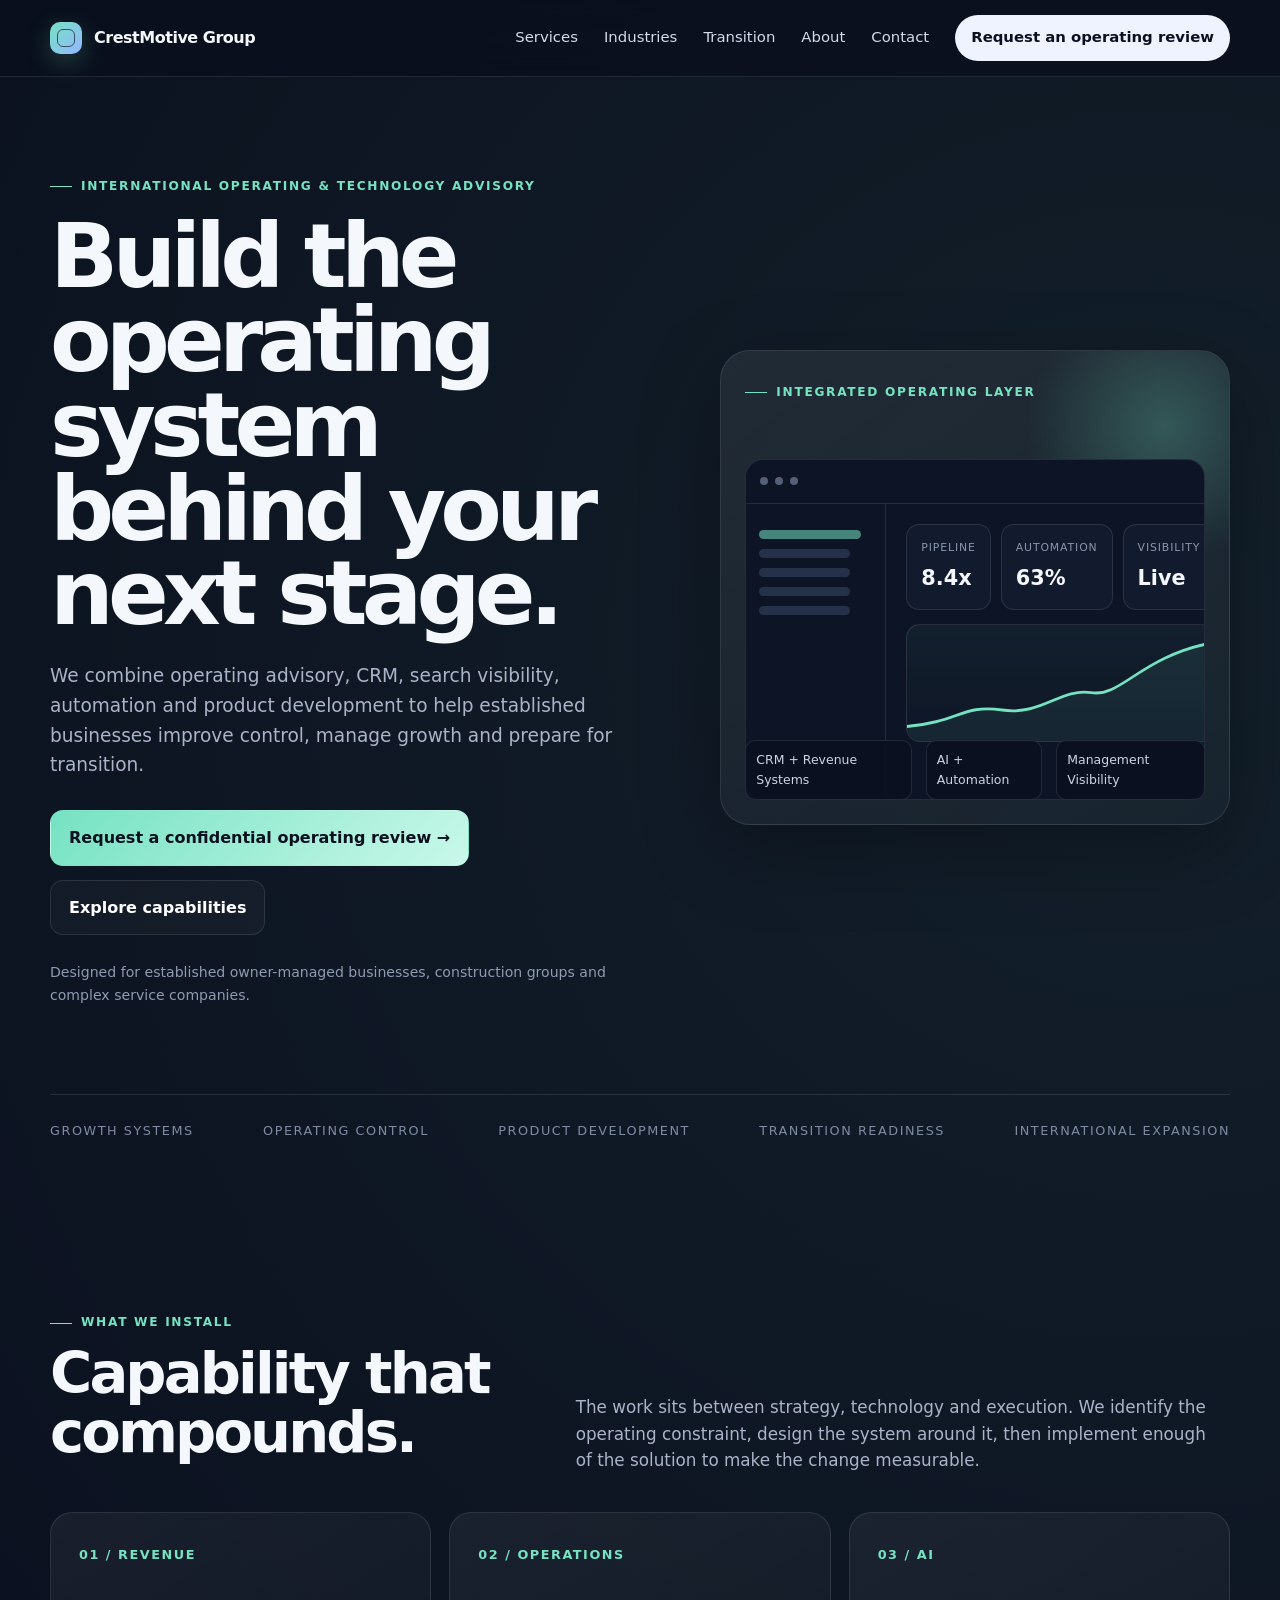
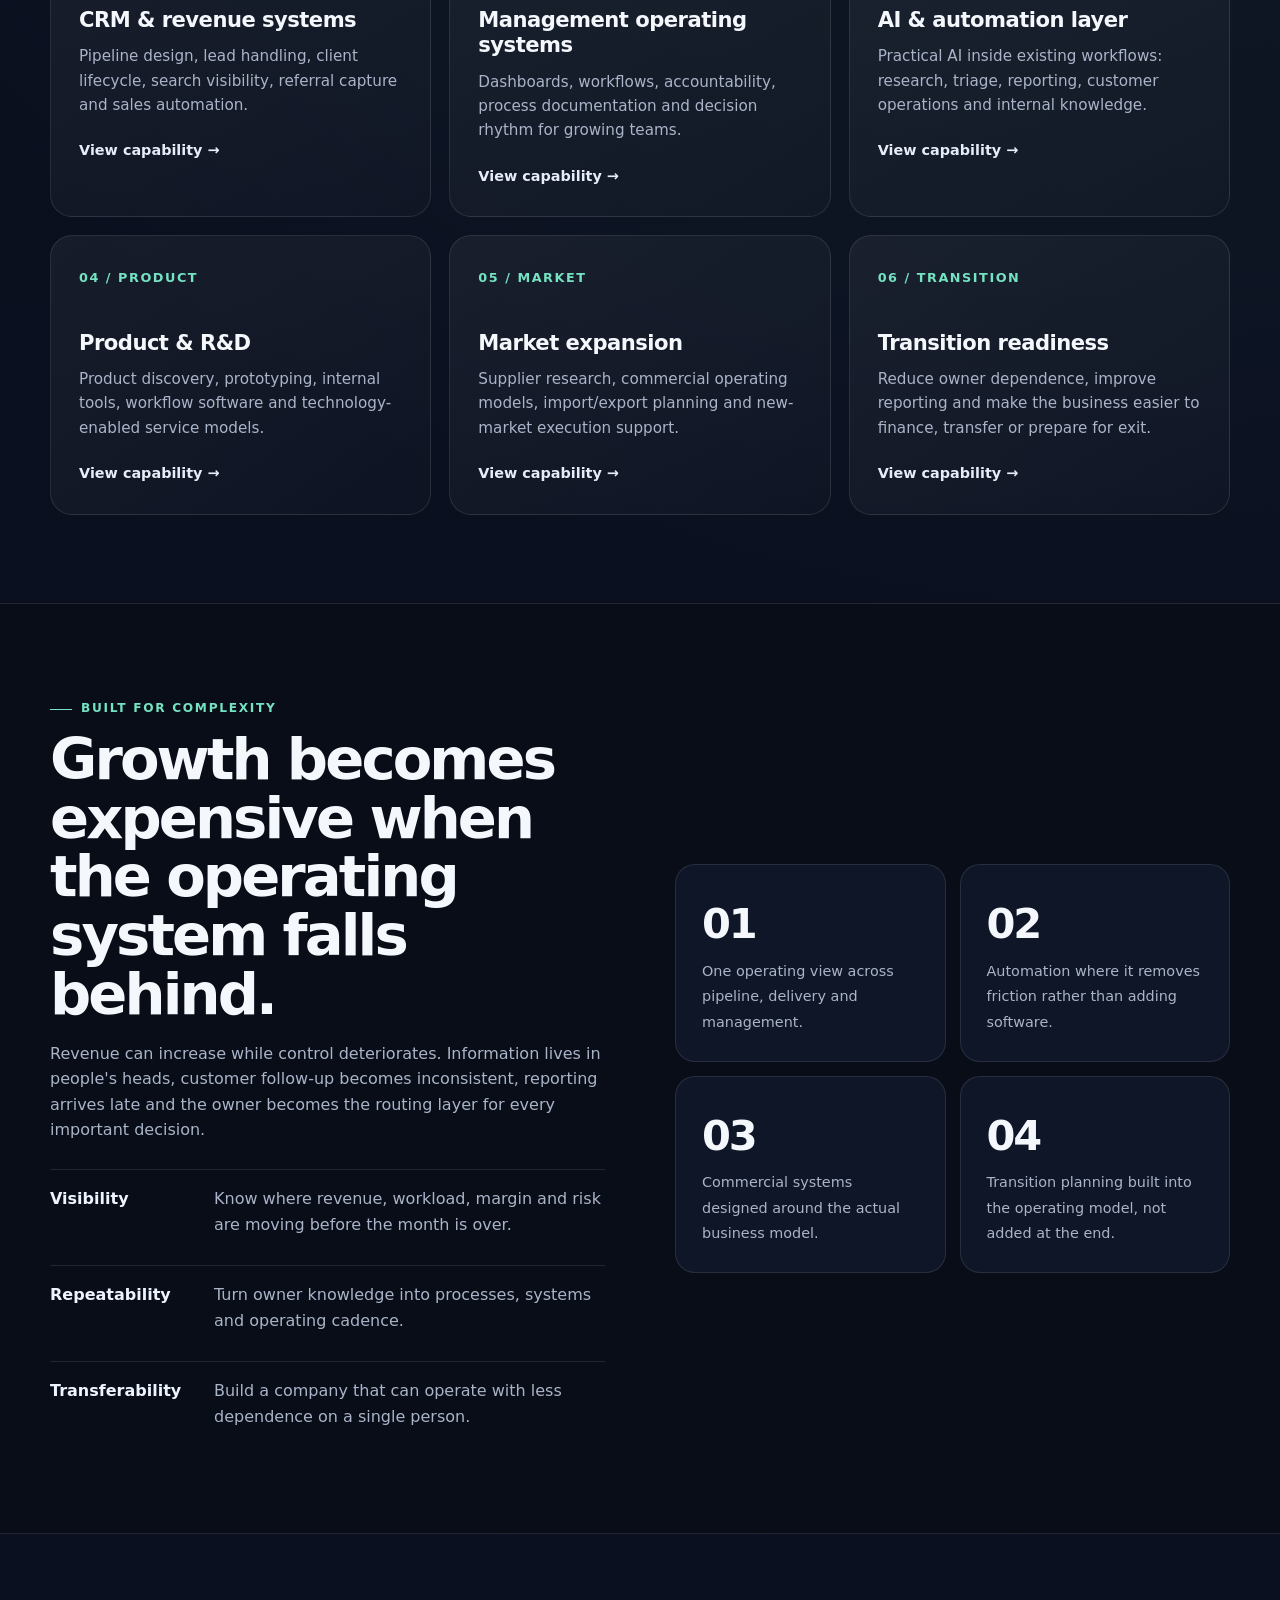
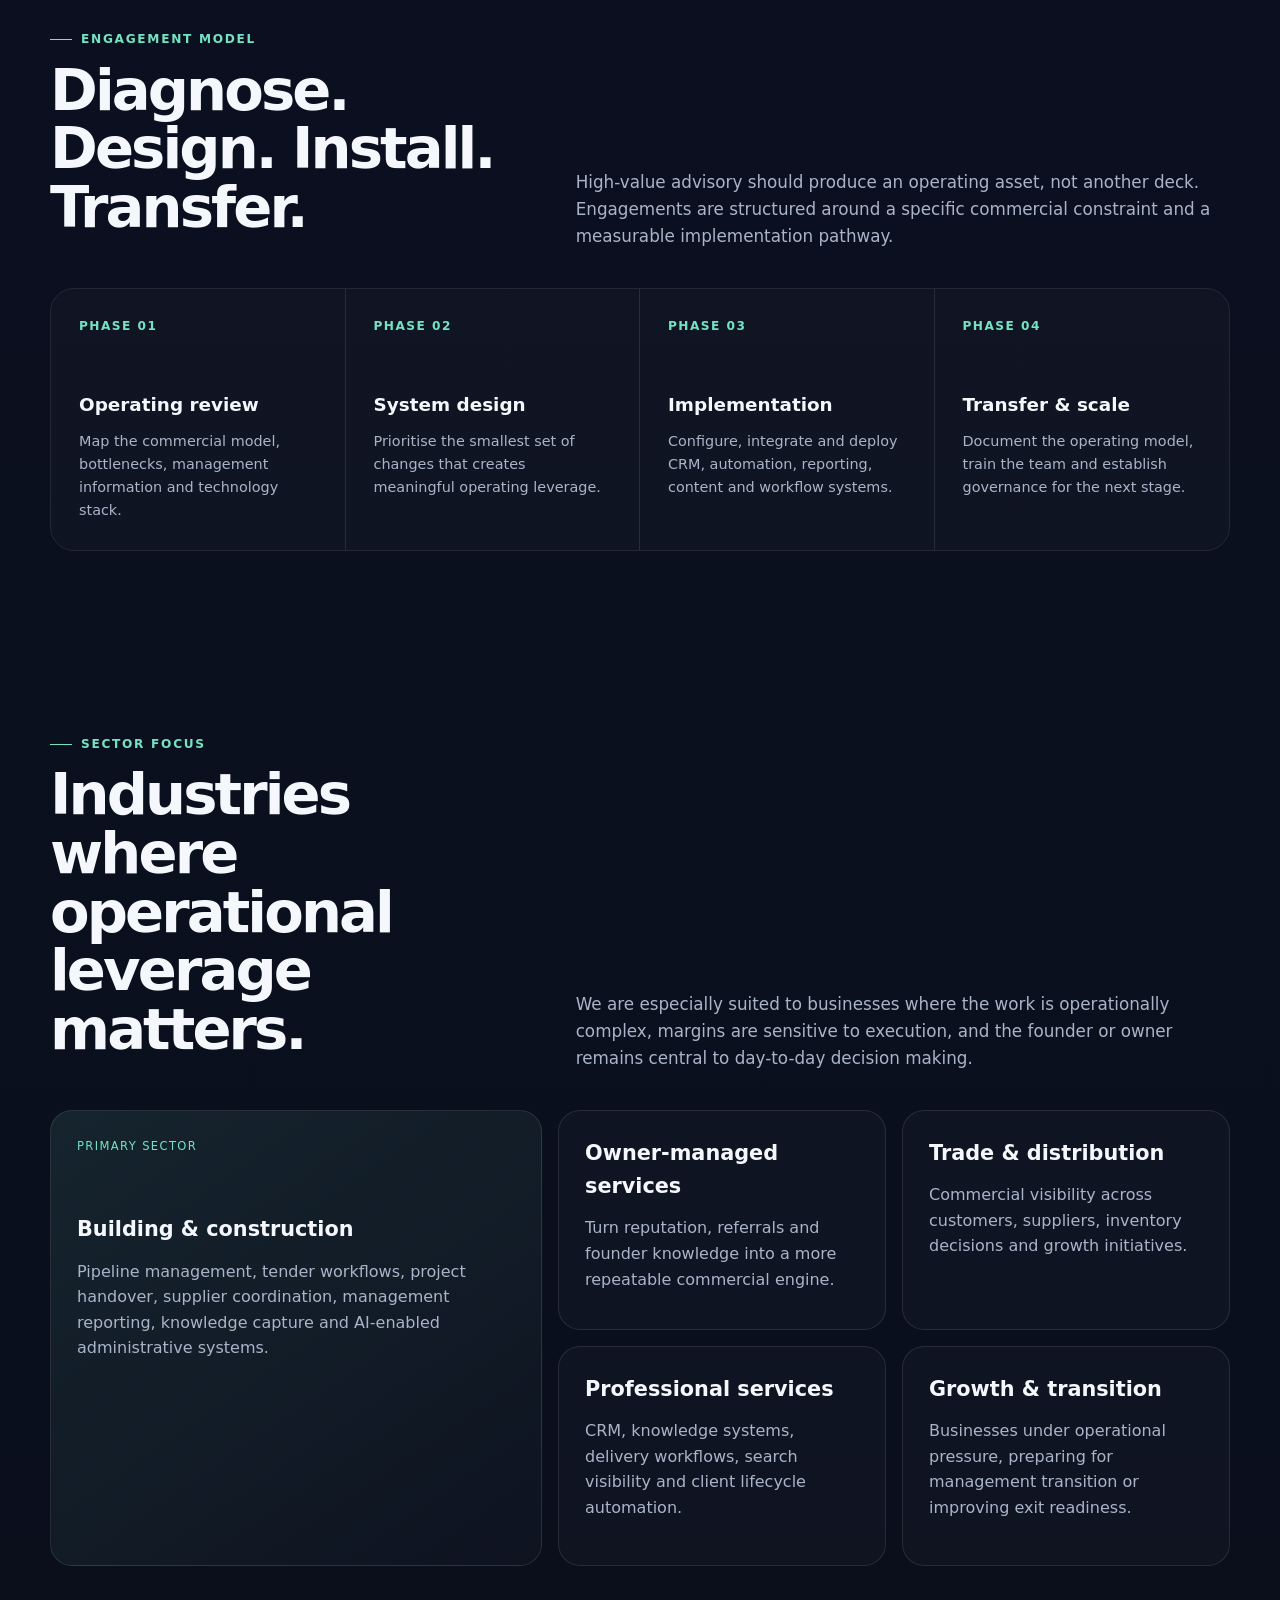
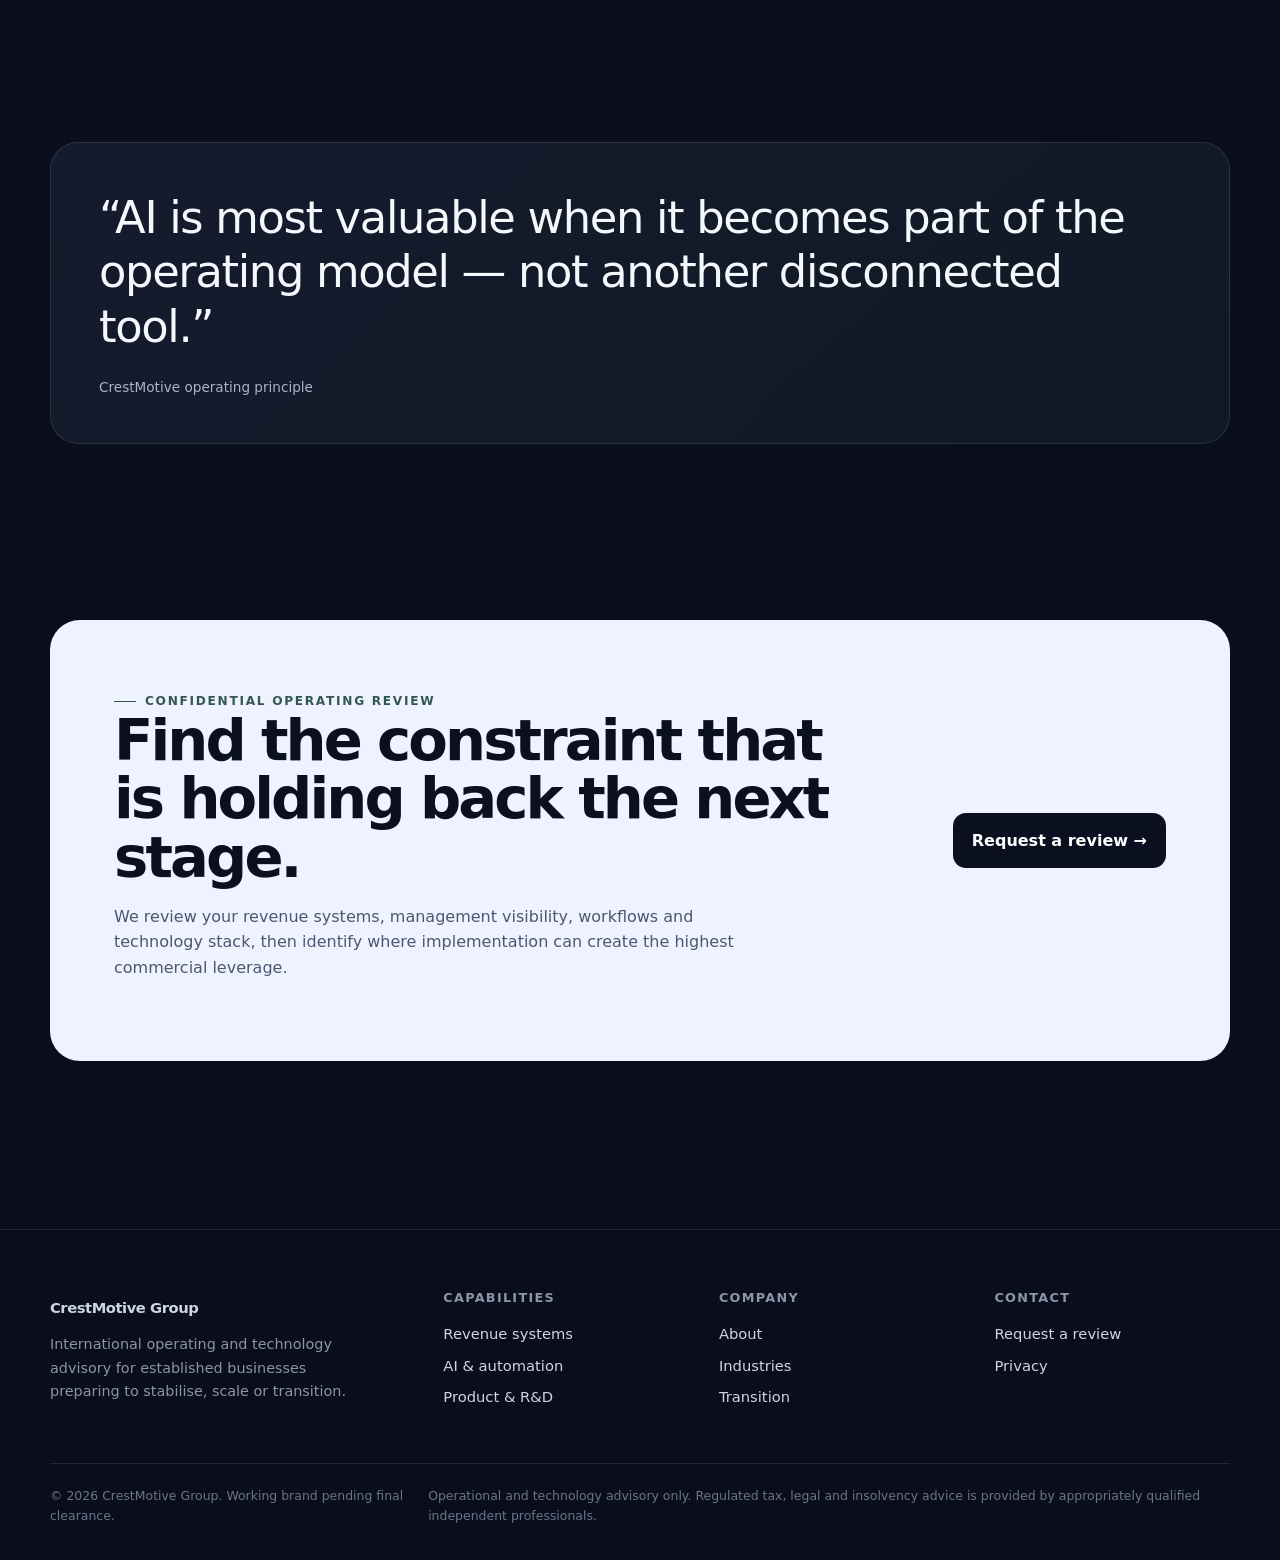
<file: index.html>
<!doctype html>
<html lang="en">
<head>
  <meta charset="utf-8">
  <meta name="viewport" content="width=device-width, initial-scale=1">
  <title>CrestMotive Group | Systems for Scale, Control and Transition</title>
  <meta name="description" content="International operating and technology advisory for established businesses. CRM, automation, search visibility, product development and transition readiness.">
  <meta name="robots" content="index,follow">
  <link rel="stylesheet" href="styles.css">
</head>
<body>
<header>
  <div class="container nav">
    <a class="brand" href="index.html"><span class="brand-mark"></span><span>CrestMotive Group</span></a>
    <nav class="nav-links">
      <a href="services.html">Services</a><a href="industries.html">Industries</a><a href="transition.html">Transition</a><a href="about.html">About</a><a href="contact.html">Contact</a>
      <a class="nav-cta" href="contact.html">Request an operating review</a>
    </nav>
    <button class="menu-button" aria-label="Open menu">Menu</button>
  </div>
</header>
<main>
  <section class="hero">
    <div class="container hero-grid">
      <div>
        <span class="eyebrow">International operating & technology advisory</span>
        <h1>Build the operating system behind your next stage.</h1>
        <p>We combine operating advisory, CRM, search visibility, automation and product development to help established businesses improve control, manage growth and prepare for transition.</p>
        <div class="button-row"><a class="button primary" href="contact.html">Request a confidential operating review →</a><a class="button secondary" href="services.html">Explore capabilities</a></div>
        <div class="trust-note">Designed for established owner-managed businesses, construction groups and complex service companies.</div>
      </div>
      <div class="hero-card" aria-label="Illustration of business operating dashboard">
        <span class="eyebrow">Integrated operating layer</span>
        <div class="system-window">
          <div class="window-top"><span class="dot"></span><span class="dot"></span><span class="dot"></span></div>
          <div class="window-body">
            <div class="sidebar"><div class="nav-pill active"></div><div class="nav-pill"></div><div class="nav-pill"></div><div class="nav-pill"></div><div class="nav-pill"></div></div>
            <div class="dashboard">
              <div class="metric-row"><div class="metric"><small>Pipeline</small><strong>8.4x</strong></div><div class="metric"><small>Automation</small><strong>63%</strong></div><div class="metric"><small>Visibility</small><strong>Live</strong></div></div>
              <div class="chart"><svg viewBox="0 0 500 120" preserveAspectRatio="none"><path d="M0 105 C85 100 90 82 155 88 S250 65 300 70 S380 32 500 18" fill="none" stroke="#75e2c2" stroke-width="3"/><path d="M0 105 C85 100 90 82 155 88 S250 65 300 70 S380 32 500 18 L500 120 L0 120 Z" fill="rgba(117,226,194,.08)"/></svg></div>
            </div>
          </div>
        </div>
        <div class="hero-float"><span>CRM + Revenue Systems</span><span>AI + Automation</span><span>Management Visibility</span></div>
      </div>
    </div>
  </section>

  <div class="logo-strip"><div class="container inner"><span>Growth systems</span><span>Operating control</span><span>Product development</span><span>Transition readiness</span><span>International expansion</span></div></div>

  <section>
    <div class="container">
      <div class="section-head"><div><span class="eyebrow">What we install</span><h2>Capability that compounds.</h2></div><p>The work sits between strategy, technology and execution. We identify the operating constraint, design the system around it, then implement enough of the solution to make the change measurable.</p></div>
      <div class="grid-3">
        <article class="card"><span class="num">01 / REVENUE</span><h3>CRM & revenue systems</h3><p>Pipeline design, lead handling, client lifecycle, search visibility, referral capture and sales automation.</p><a href="services.html#revenue">View capability →</a></article>
        <article class="card"><span class="num">02 / OPERATIONS</span><h3>Management operating systems</h3><p>Dashboards, workflows, accountability, process documentation and decision rhythm for growing teams.</p><a href="services.html#operations">View capability →</a></article>
        <article class="card"><span class="num">03 / AI</span><h3>AI & automation layer</h3><p>Practical AI inside existing workflows: research, triage, reporting, customer operations and internal knowledge.</p><a href="services.html#ai">View capability →</a></article>
        <article class="card"><span class="num">04 / PRODUCT</span><h3>Product & R&D</h3><p>Product discovery, prototyping, internal tools, workflow software and technology-enabled service models.</p><a href="services.html#product">View capability →</a></article>
        <article class="card"><span class="num">05 / MARKET</span><h3>Market expansion</h3><p>Supplier research, commercial operating models, import/export planning and new-market execution support.</p><a href="services.html#market">View capability →</a></article>
        <article class="card"><span class="num">06 / TRANSITION</span><h3>Transition readiness</h3><p>Reduce owner dependence, improve reporting and make the business easier to finance, transfer or prepare for exit.</p><a href="transition.html">View capability →</a></article>
      </div>
    </div>
  </section>

  <section class="dark-band">
    <div class="container split">
      <div><span class="eyebrow">Built for complexity</span><h2>Growth becomes expensive when the operating system falls behind.</h2><p style="color:var(--muted)">Revenue can increase while control deteriorates. Information lives in people's heads, customer follow-up becomes inconsistent, reporting arrives late and the owner becomes the routing layer for every important decision.</p>
        <div class="list"><div class="list-item"><b>Visibility</b><span>Know where revenue, workload, margin and risk are moving before the month is over.</span></div><div class="list-item"><b>Repeatability</b><span>Turn owner knowledge into processes, systems and operating cadence.</span></div><div class="list-item"><b>Transferability</b><span>Build a company that can operate with less dependence on a single person.</span></div></div>
      </div>
      <div class="stat-panel"><div class="stat"><strong>01</strong><span>One operating view across pipeline, delivery and management.</span></div><div class="stat"><strong>02</strong><span>Automation where it removes friction rather than adding software.</span></div><div class="stat"><strong>03</strong><span>Commercial systems designed around the actual business model.</span></div><div class="stat"><strong>04</strong><span>Transition planning built into the operating model, not added at the end.</span></div></div>
    </div>
  </section>

  <section>
    <div class="container"><div class="section-head"><div><span class="eyebrow">Engagement model</span><h2>Diagnose. Design. Install. Transfer.</h2></div><p>High-value advisory should produce an operating asset, not another deck. Engagements are structured around a specific commercial constraint and a measurable implementation pathway.</p></div>
      <div class="process"><div class="process-step"><span>Phase 01</span><h3>Operating review</h3><p>Map the commercial model, bottlenecks, management information and technology stack.</p></div><div class="process-step"><span>Phase 02</span><h3>System design</h3><p>Prioritise the smallest set of changes that creates meaningful operating leverage.</p></div><div class="process-step"><span>Phase 03</span><h3>Implementation</h3><p>Configure, integrate and deploy CRM, automation, reporting, content and workflow systems.</p></div><div class="process-step"><span>Phase 04</span><h3>Transfer & scale</h3><p>Document the operating model, train the team and establish governance for the next stage.</p></div></div>
    </div>
  </section>

  <section>
    <div class="container"><div class="section-head"><div><span class="eyebrow">Sector focus</span><h2>Industries where operational leverage matters.</h2></div><p>We are especially suited to businesses where the work is operationally complex, margins are sensitive to execution, and the founder or owner remains central to day-to-day decision making.</p></div>
      <div class="industry-grid"><article class="industry primary"><span class="label">Primary sector</span><h3>Building & construction</h3><p>Pipeline management, tender workflows, project handover, supplier coordination, management reporting, knowledge capture and AI-enabled administrative systems.</p></article><article class="industry"><h3>Owner-managed services</h3><p>Turn reputation, referrals and founder knowledge into a more repeatable commercial engine.</p></article><article class="industry"><h3>Trade & distribution</h3><p>Commercial visibility across customers, suppliers, inventory decisions and growth initiatives.</p></article><article class="industry"><h3>Professional services</h3><p>CRM, knowledge systems, delivery workflows, search visibility and client lifecycle automation.</p></article><article class="industry"><h3>Growth & transition</h3><p>Businesses under operational pressure, preparing for management transition or improving exit readiness.</p></article></div>
    </div>
  </section>

  <section><div class="container"><div class="quote">“AI is most valuable when it becomes part of the operating model — not another disconnected tool.”<small>CrestMotive operating principle</small></div></div></section>
  <section><div class="container"><div class="cta"><div><span class="eyebrow" style="color:#33584f">Confidential operating review</span><h2>Find the constraint that is holding back the next stage.</h2><p>We review your revenue systems, management visibility, workflows and technology stack, then identify where implementation can create the highest commercial leverage.</p></div><a class="button" href="contact.html">Request a review →</a></div></div></section>
</main>
<footer><div class="container"><div class="footer-grid"><div><a class="brand" href="index.html"><span class="brand-mark"></span><span>CrestMotive Group</span></a><p>International operating and technology advisory for established businesses preparing to stabilise, scale or transition.</p></div><div><h4>Capabilities</h4><a href="services.html">Revenue systems</a><a href="services.html#ai">AI & automation</a><a href="services.html#product">Product & R&D</a></div><div><h4>Company</h4><a href="about.html">About</a><a href="industries.html">Industries</a><a href="transition.html">Transition</a></div><div><h4>Contact</h4><a href="contact.html">Request a review</a><a href="privacy.html">Privacy</a></div></div><div class="legal"><span>© <span data-year></span> CrestMotive Group. Working brand pending final clearance.</span><span>Operational and technology advisory only. Regulated tax, legal and insolvency advice is provided by appropriately qualified independent professionals.</span></div></div></footer>
<script src="script.js"></script>
</body></html>
</file>
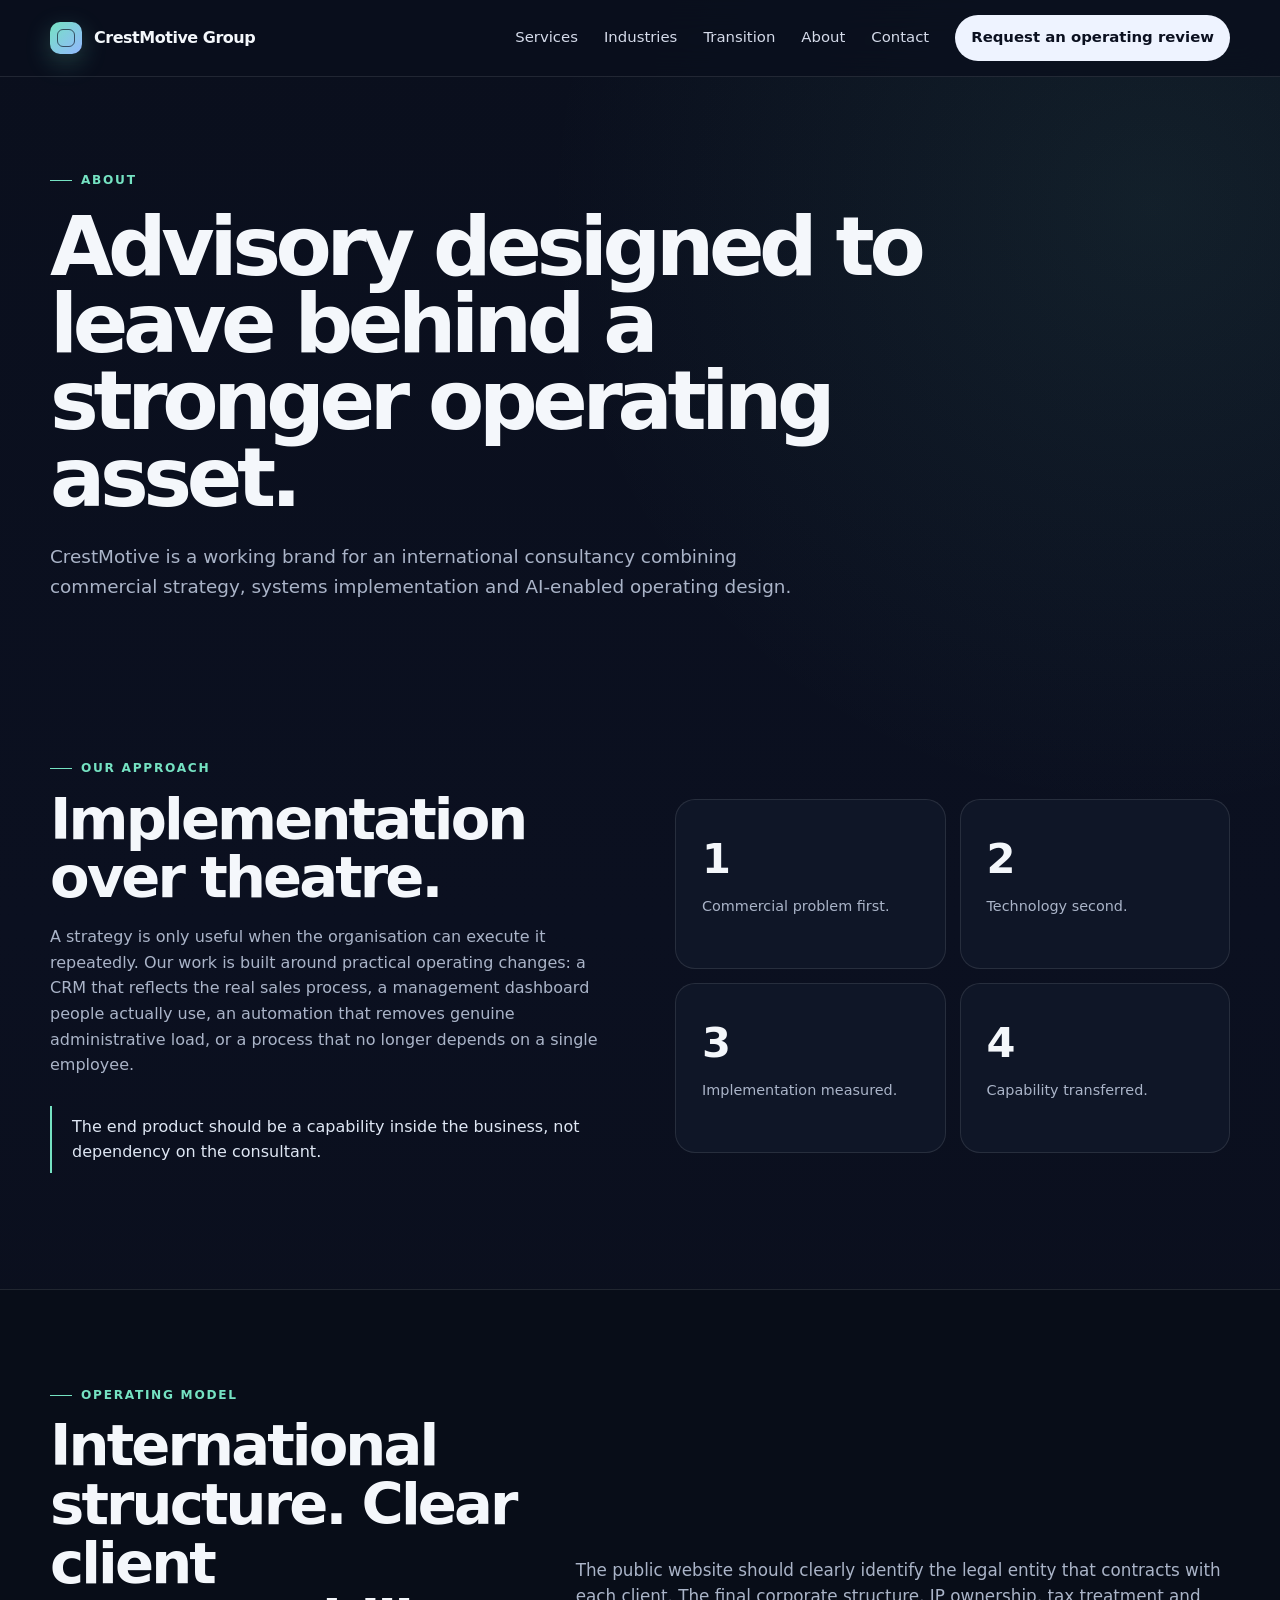
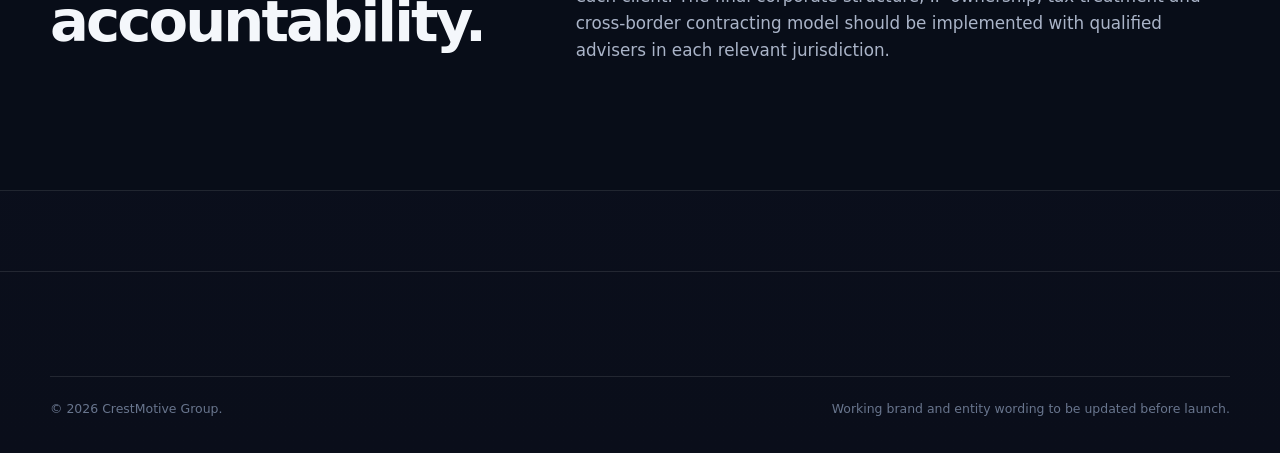
<file: about.html>
<!doctype html><html lang="en"><head><meta charset="utf-8"><meta name="viewport" content="width=device-width,initial-scale=1"><title>About | CrestMotive Group</title><meta name="description" content="CrestMotive Group is an international operating and technology advisory business focused on practical implementation."><link rel="stylesheet" href="styles.css"></head><body>
<header><div class="container nav"><a class="brand" href="index.html"><span class="brand-mark"></span><span>CrestMotive Group</span></a><nav class="nav-links"><a href="services.html">Services</a><a href="industries.html">Industries</a><a href="transition.html">Transition</a><a href="about.html">About</a><a href="contact.html">Contact</a><a class="nav-cta" href="contact.html">Request an operating review</a></nav><button class="menu-button">Menu</button></div></header>
<main><section class="page-hero"><div class="container"><span class="eyebrow">About</span><h1>Advisory designed to leave behind a stronger operating asset.</h1><p>CrestMotive is a working brand for an international consultancy combining commercial strategy, systems implementation and AI-enabled operating design.</p></div></section>
<section><div class="container split"><div><span class="eyebrow">Our approach</span><h2>Implementation over theatre.</h2><p style="color:var(--muted)">A strategy is only useful when the organisation can execute it repeatedly. Our work is built around practical operating changes: a CRM that reflects the real sales process, a management dashboard people actually use, an automation that removes genuine administrative load, or a process that no longer depends on a single employee.</p><div class="callout">The end product should be a capability inside the business, not dependency on the consultant.</div></div><div class="stat-panel"><div class="stat"><strong>1</strong><span>Commercial problem first.</span></div><div class="stat"><strong>2</strong><span>Technology second.</span></div><div class="stat"><strong>3</strong><span>Implementation measured.</span></div><div class="stat"><strong>4</strong><span>Capability transferred.</span></div></div></div></section>
<section class="dark-band"><div class="container"><div class="section-head"><div><span class="eyebrow">Operating model</span><h2>International structure. Clear client accountability.</h2></div><p>The public website should clearly identify the legal entity that contracts with each client. The final corporate structure, IP ownership, tax treatment and cross-border contracting model should be implemented with qualified advisers in each relevant jurisdiction.</p></div></div></section></main>
<footer><div class="container"><div class="legal"><span>© <span data-year></span> CrestMotive Group.</span><span>Working brand and entity wording to be updated before launch.</span></div></div></footer><script src="script.js"></script></body></html>
</file>
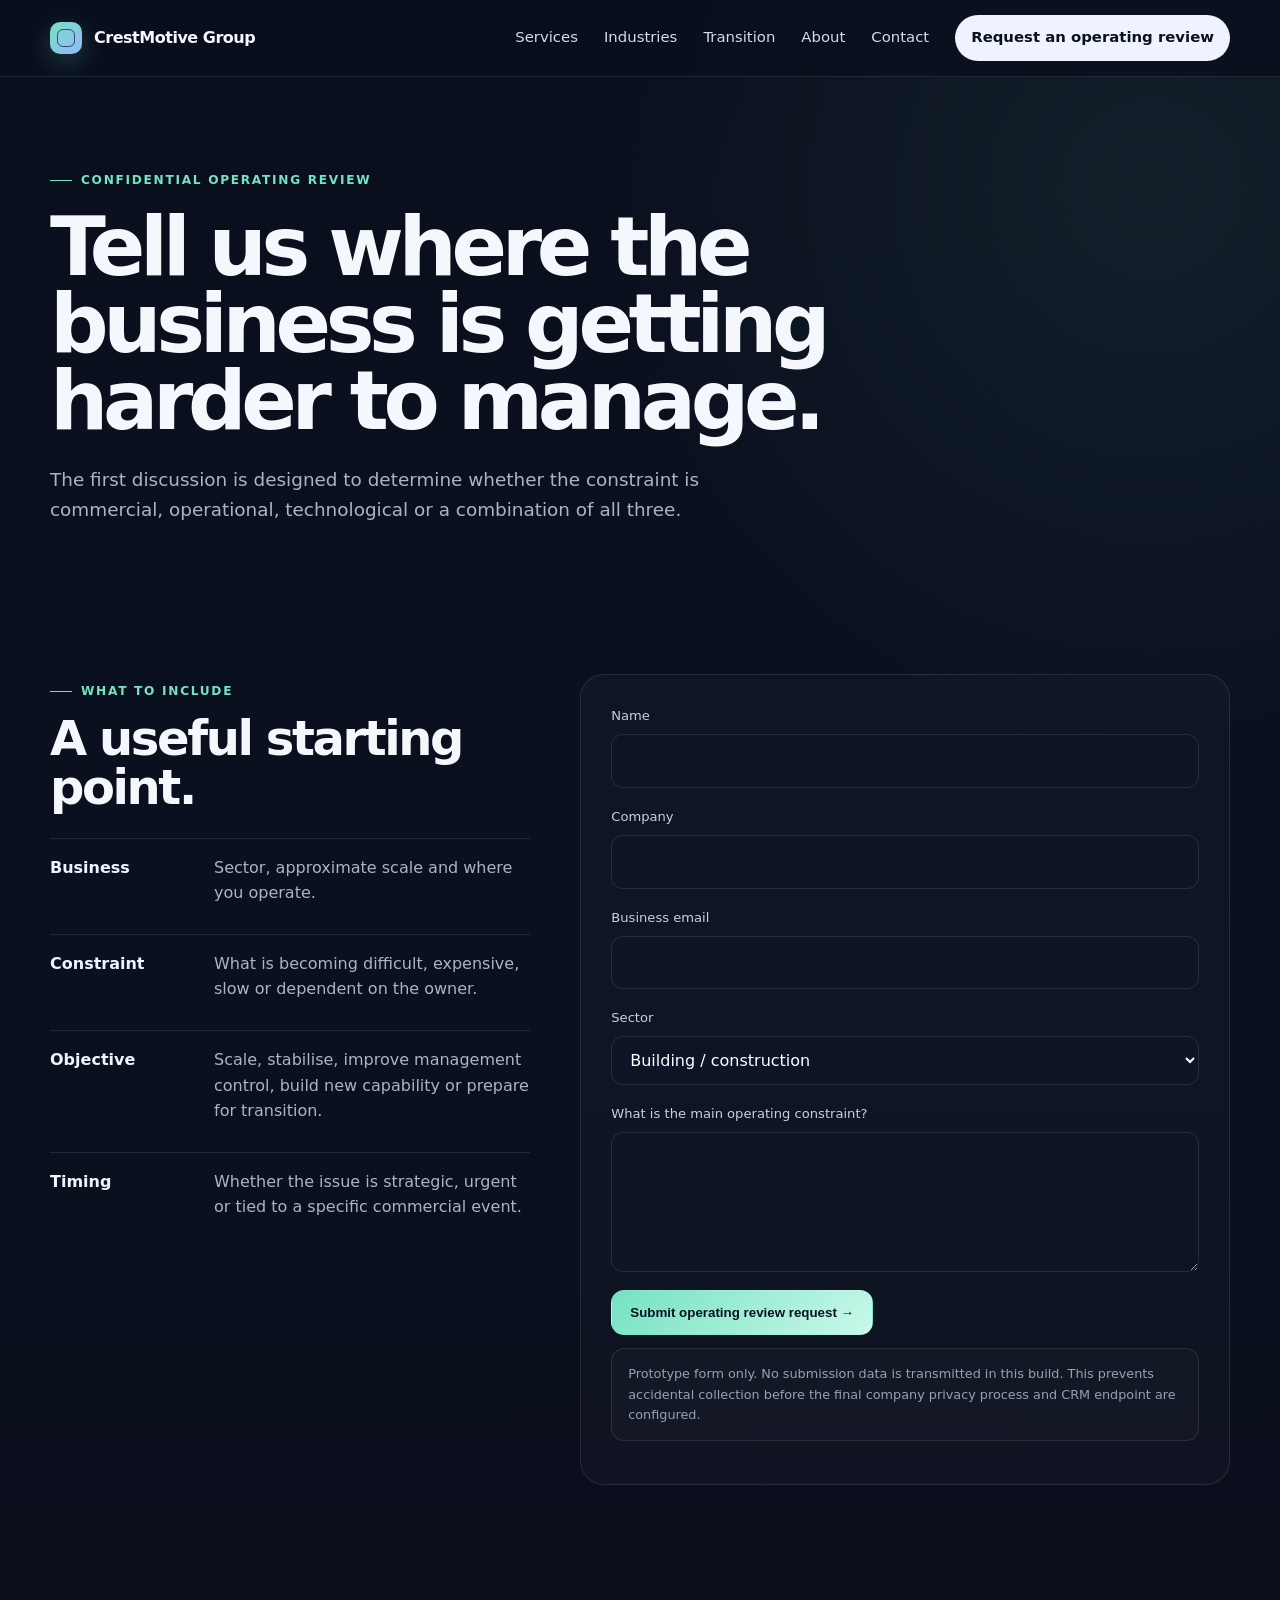
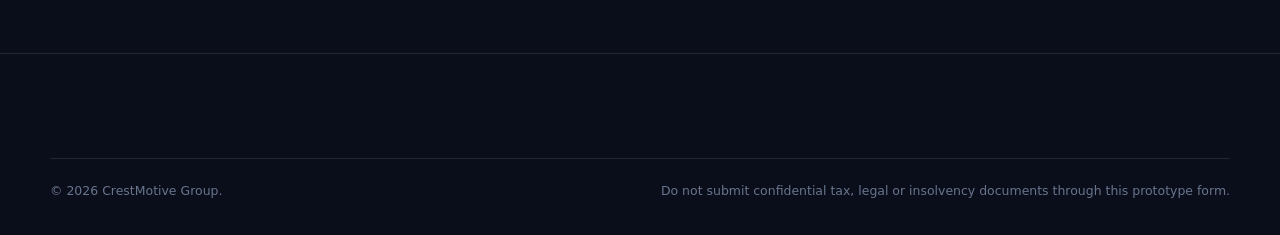
<file: contact.html>
<!doctype html><html lang="en"><head><meta charset="utf-8"><meta name="viewport" content="width=device-width,initial-scale=1"><title>Request an Operating Review | CrestMotive Group</title><meta name="description" content="Request a confidential operating review with CrestMotive Group."><link rel="stylesheet" href="styles.css"></head><body>
<header><div class="container nav"><a class="brand" href="index.html"><span class="brand-mark"></span><span>CrestMotive Group</span></a><nav class="nav-links"><a href="services.html">Services</a><a href="industries.html">Industries</a><a href="transition.html">Transition</a><a href="about.html">About</a><a href="contact.html">Contact</a><a class="nav-cta" href="contact.html">Request an operating review</a></nav><button class="menu-button">Menu</button></div></header>
<main><section class="page-hero"><div class="container"><span class="eyebrow">Confidential operating review</span><h1>Tell us where the business is getting harder to manage.</h1><p>The first discussion is designed to determine whether the constraint is commercial, operational, technological or a combination of all three.</p></div></section>
<section><div class="container contact-grid"><div><span class="eyebrow">What to include</span><h2 style="font-size:3rem">A useful starting point.</h2><div class="list"><div class="list-item"><b>Business</b><span>Sector, approximate scale and where you operate.</span></div><div class="list-item"><b>Constraint</b><span>What is becoming difficult, expensive, slow or dependent on the owner.</span></div><div class="list-item"><b>Objective</b><span>Scale, stabilise, improve management control, build new capability or prepare for transition.</span></div><div class="list-item"><b>Timing</b><span>Whether the issue is strategic, urgent or tied to a specific commercial event.</span></div></div></div>
<form class="form" data-contact-form><div class="field"><label for="name">Name</label><input id="name" name="name" required></div><div class="field"><label for="company">Company</label><input id="company" name="company" required></div><div class="field"><label for="email">Business email</label><input id="email" name="email" type="email" required></div><div class="field"><label for="sector">Sector</label><select id="sector" name="sector"><option>Building / construction</option><option>Owner-managed services</option><option>Professional services</option><option>Trade / distribution</option><option>Other</option></select></div><div class="field"><label for="message">What is the main operating constraint?</label><textarea id="message" name="message" required></textarea></div><button class="button primary" type="submit">Submit operating review request →</button><div class="success">Form design is complete. Connect this form to your CRM or secure form endpoint before public launch.</div><p class="notice">Prototype form only. No submission data is transmitted in this build. This prevents accidental collection before the final company privacy process and CRM endpoint are configured.</p></form></div></section></main>
<footer><div class="container"><div class="legal"><span>© <span data-year></span> CrestMotive Group.</span><span>Do not submit confidential tax, legal or insolvency documents through this prototype form.</span></div></div></footer><script src="script.js"></script></body></html>
</file>
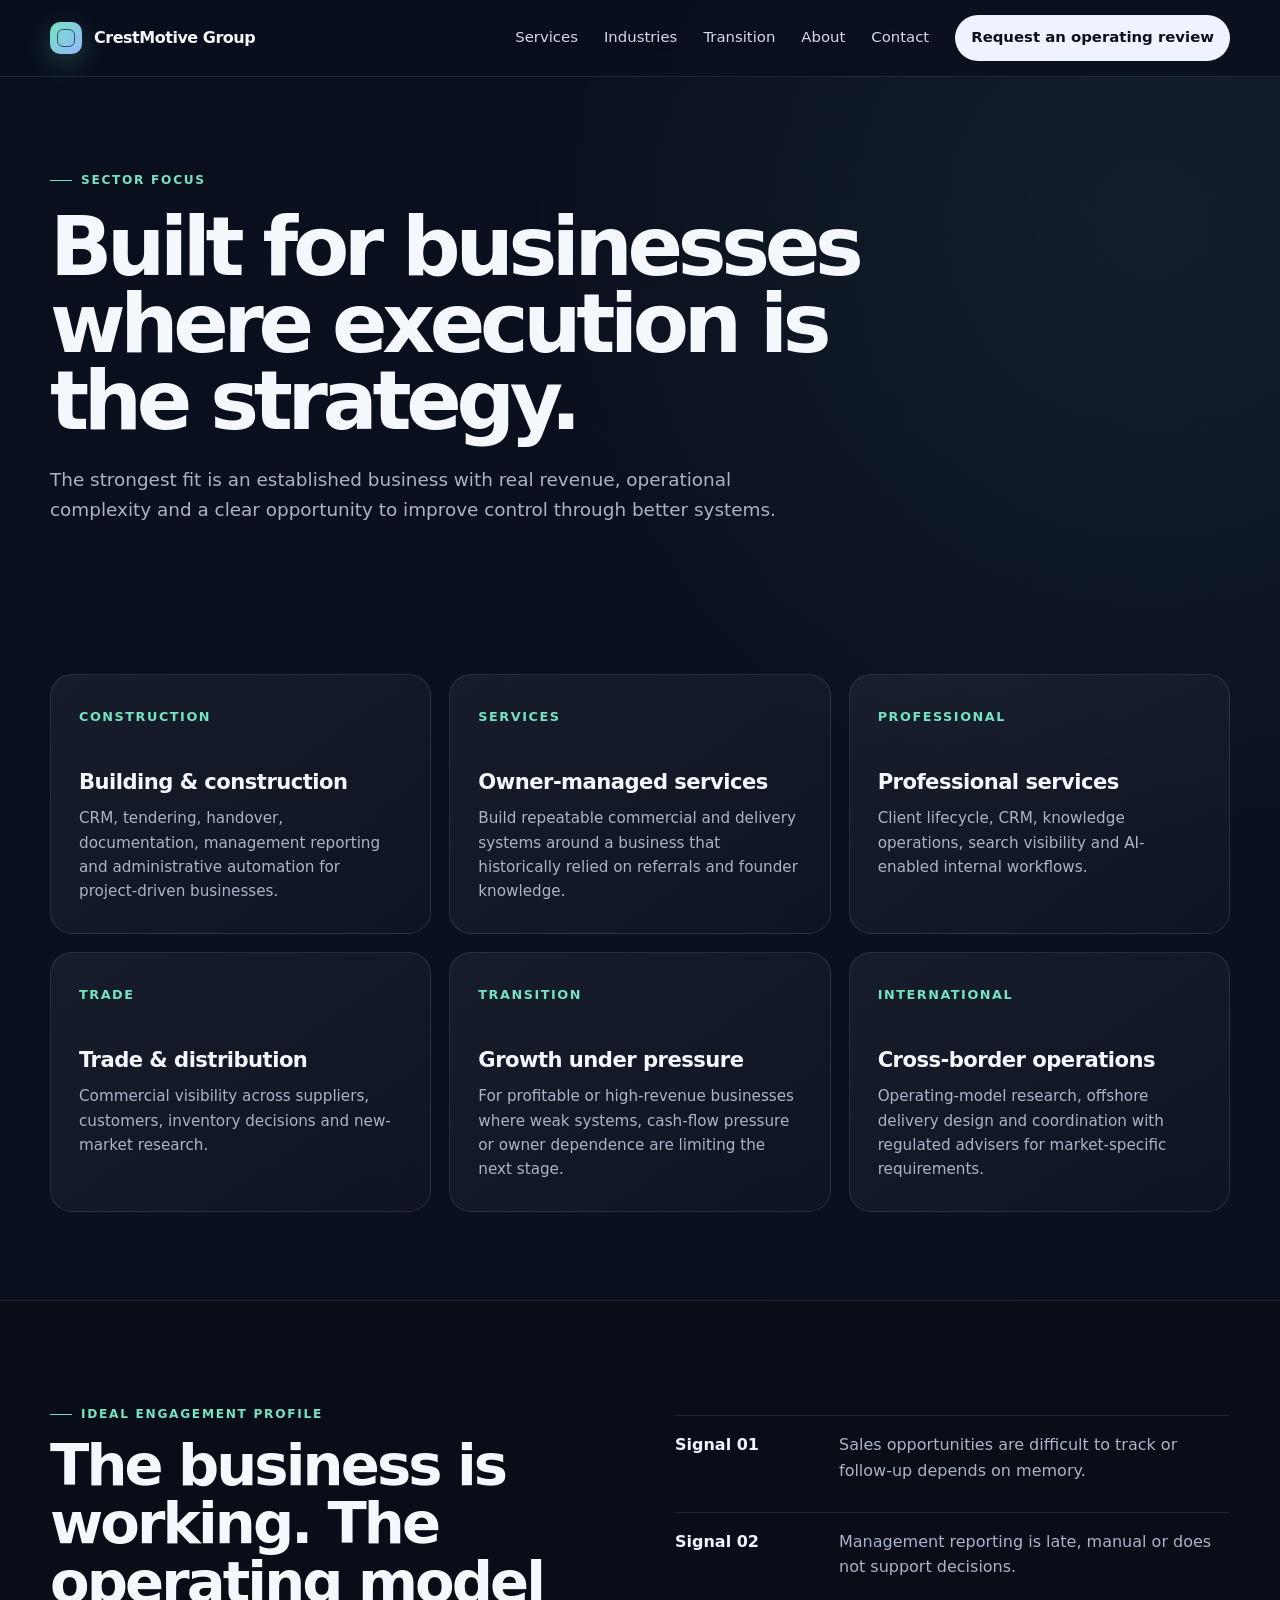
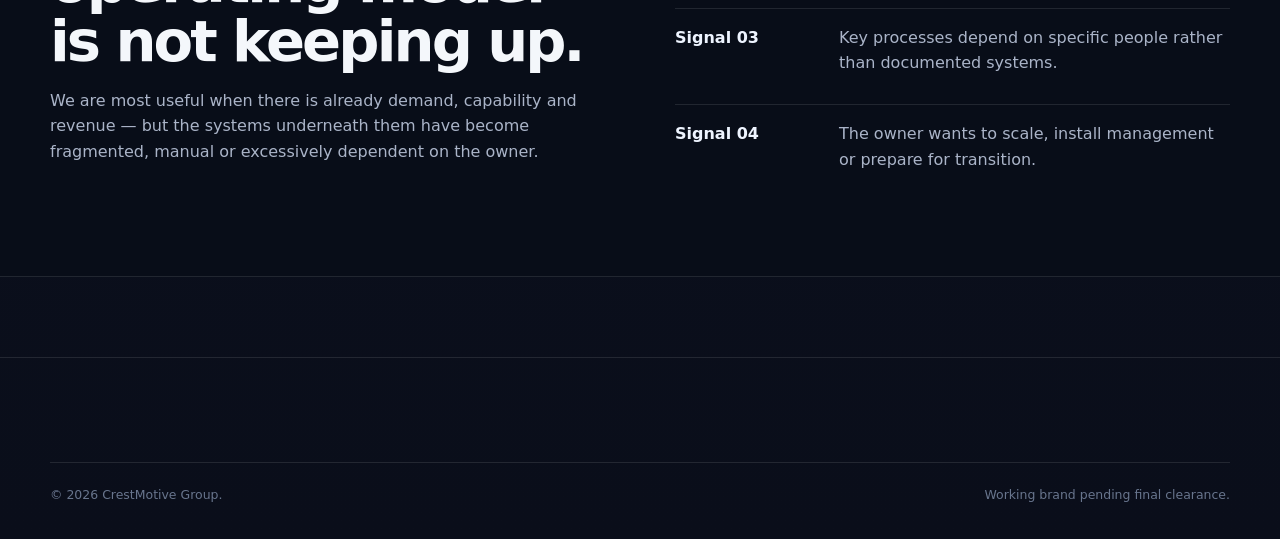
<file: industries.html>
<!doctype html><html lang="en"><head><meta charset="utf-8"><meta name="viewport" content="width=device-width,initial-scale=1"><title>Industries | CrestMotive Group</title><meta name="description" content="Operating and technology advisory for construction, owner-managed services, professional services and businesses preparing for transition."><link rel="stylesheet" href="styles.css"></head><body>
<header><div class="container nav"><a class="brand" href="index.html"><span class="brand-mark"></span><span>CrestMotive Group</span></a><nav class="nav-links"><a href="services.html">Services</a><a href="industries.html">Industries</a><a href="transition.html">Transition</a><a href="about.html">About</a><a href="contact.html">Contact</a><a class="nav-cta" href="contact.html">Request an operating review</a></nav><button class="menu-button">Menu</button></div></header>
<main><section class="page-hero"><div class="container"><span class="eyebrow">Sector focus</span><h1>Built for businesses where execution is the strategy.</h1><p>The strongest fit is an established business with real revenue, operational complexity and a clear opportunity to improve control through better systems.</p></div></section>
<section><div class="container grid-3"><article class="card"><span class="num">CONSTRUCTION</span><h3>Building & construction</h3><p>CRM, tendering, handover, documentation, management reporting and administrative automation for project-driven businesses.</p></article><article class="card"><span class="num">SERVICES</span><h3>Owner-managed services</h3><p>Build repeatable commercial and delivery systems around a business that historically relied on referrals and founder knowledge.</p></article><article class="card"><span class="num">PROFESSIONAL</span><h3>Professional services</h3><p>Client lifecycle, CRM, knowledge operations, search visibility and AI-enabled internal workflows.</p></article><article class="card"><span class="num">TRADE</span><h3>Trade & distribution</h3><p>Commercial visibility across suppliers, customers, inventory decisions and new-market research.</p></article><article class="card"><span class="num">TRANSITION</span><h3>Growth under pressure</h3><p>For profitable or high-revenue businesses where weak systems, cash-flow pressure or owner dependence are limiting the next stage.</p></article><article class="card"><span class="num">INTERNATIONAL</span><h3>Cross-border operations</h3><p>Operating-model research, offshore delivery design and coordination with regulated advisers for market-specific requirements.</p></article></div></section>
<section class="dark-band"><div class="container split"><div><span class="eyebrow">Ideal engagement profile</span><h2>The business is working. The operating model is not keeping up.</h2><p style="color:var(--muted)">We are most useful when there is already demand, capability and revenue — but the systems underneath them have become fragmented, manual or excessively dependent on the owner.</p></div><div class="list"><div class="list-item"><b>Signal 01</b><span>Sales opportunities are difficult to track or follow-up depends on memory.</span></div><div class="list-item"><b>Signal 02</b><span>Management reporting is late, manual or does not support decisions.</span></div><div class="list-item"><b>Signal 03</b><span>Key processes depend on specific people rather than documented systems.</span></div><div class="list-item"><b>Signal 04</b><span>The owner wants to scale, install management or prepare for transition.</span></div></div></div></section></main>
<footer><div class="container"><div class="legal"><span>© <span data-year></span> CrestMotive Group.</span><span>Working brand pending final clearance.</span></div></div></footer><script src="script.js"></script></body></html>
</file>
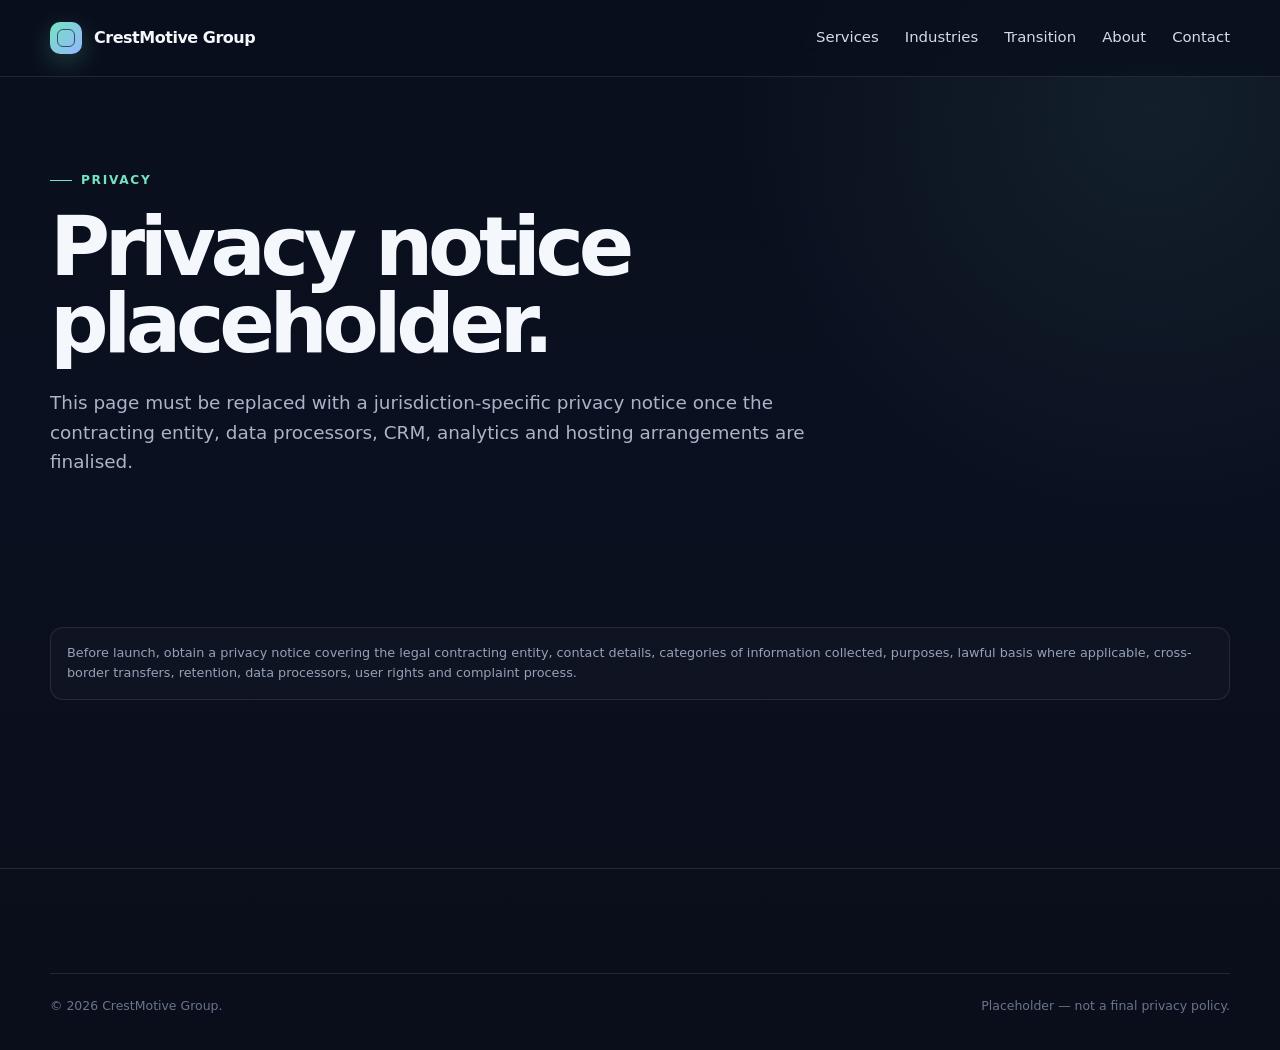
<file: privacy.html>
<!doctype html><html lang="en"><head><meta charset="utf-8"><meta name="viewport" content="width=device-width,initial-scale=1"><title>Privacy | CrestMotive Group</title><link rel="stylesheet" href="styles.css"></head><body><header><div class="container nav"><a class="brand" href="index.html"><span class="brand-mark"></span><span>CrestMotive Group</span></a><nav class="nav-links"><a href="services.html">Services</a><a href="industries.html">Industries</a><a href="transition.html">Transition</a><a href="about.html">About</a><a href="contact.html">Contact</a></nav><button class="menu-button">Menu</button></div></header><main><section class="page-hero"><div class="container"><span class="eyebrow">Privacy</span><h1>Privacy notice placeholder.</h1><p>This page must be replaced with a jurisdiction-specific privacy notice once the contracting entity, data processors, CRM, analytics and hosting arrangements are finalised.</p></div></section><section><div class="container"><div class="notice">Before launch, obtain a privacy notice covering the legal contracting entity, contact details, categories of information collected, purposes, lawful basis where applicable, cross-border transfers, retention, data processors, user rights and complaint process.</div></div></section></main><footer><div class="container"><div class="legal"><span>© <span data-year></span> CrestMotive Group.</span><span>Placeholder — not a final privacy policy.</span></div></div></footer><script src="script.js"></script></body></html>
</file>
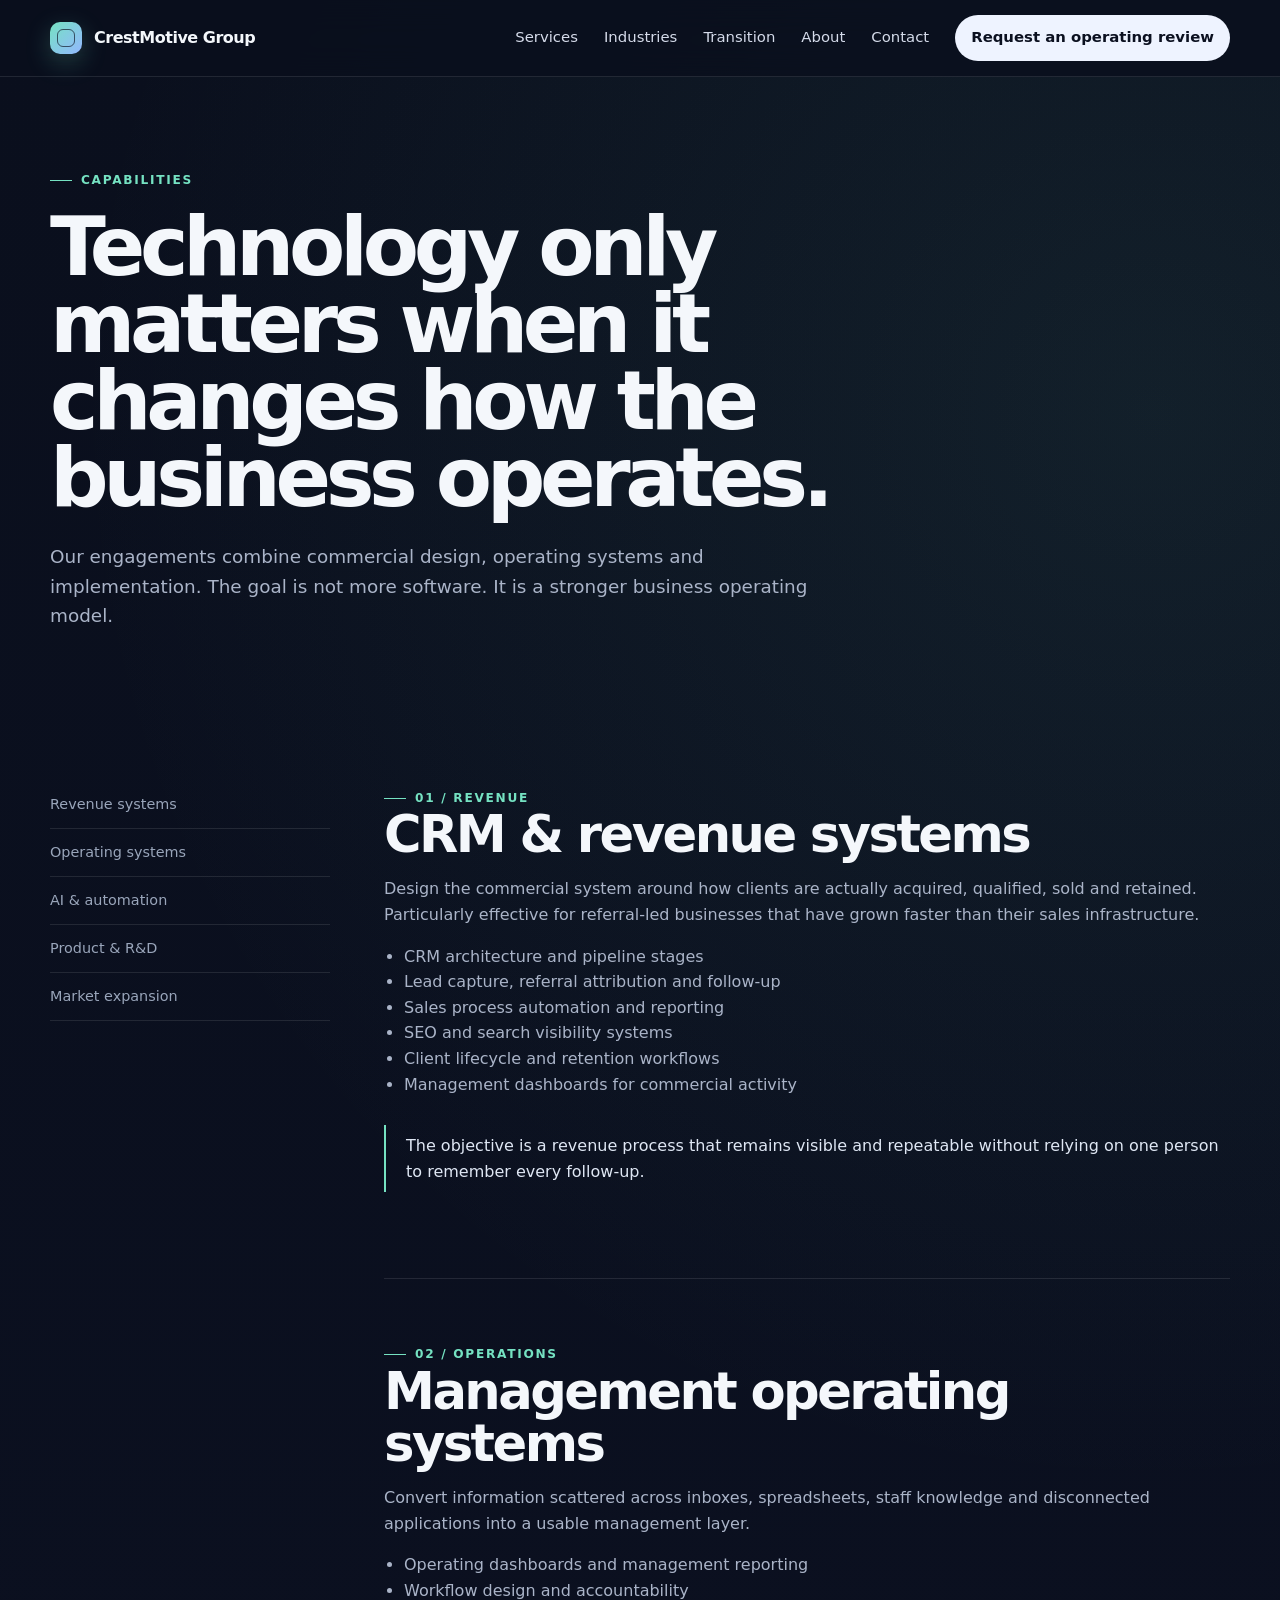
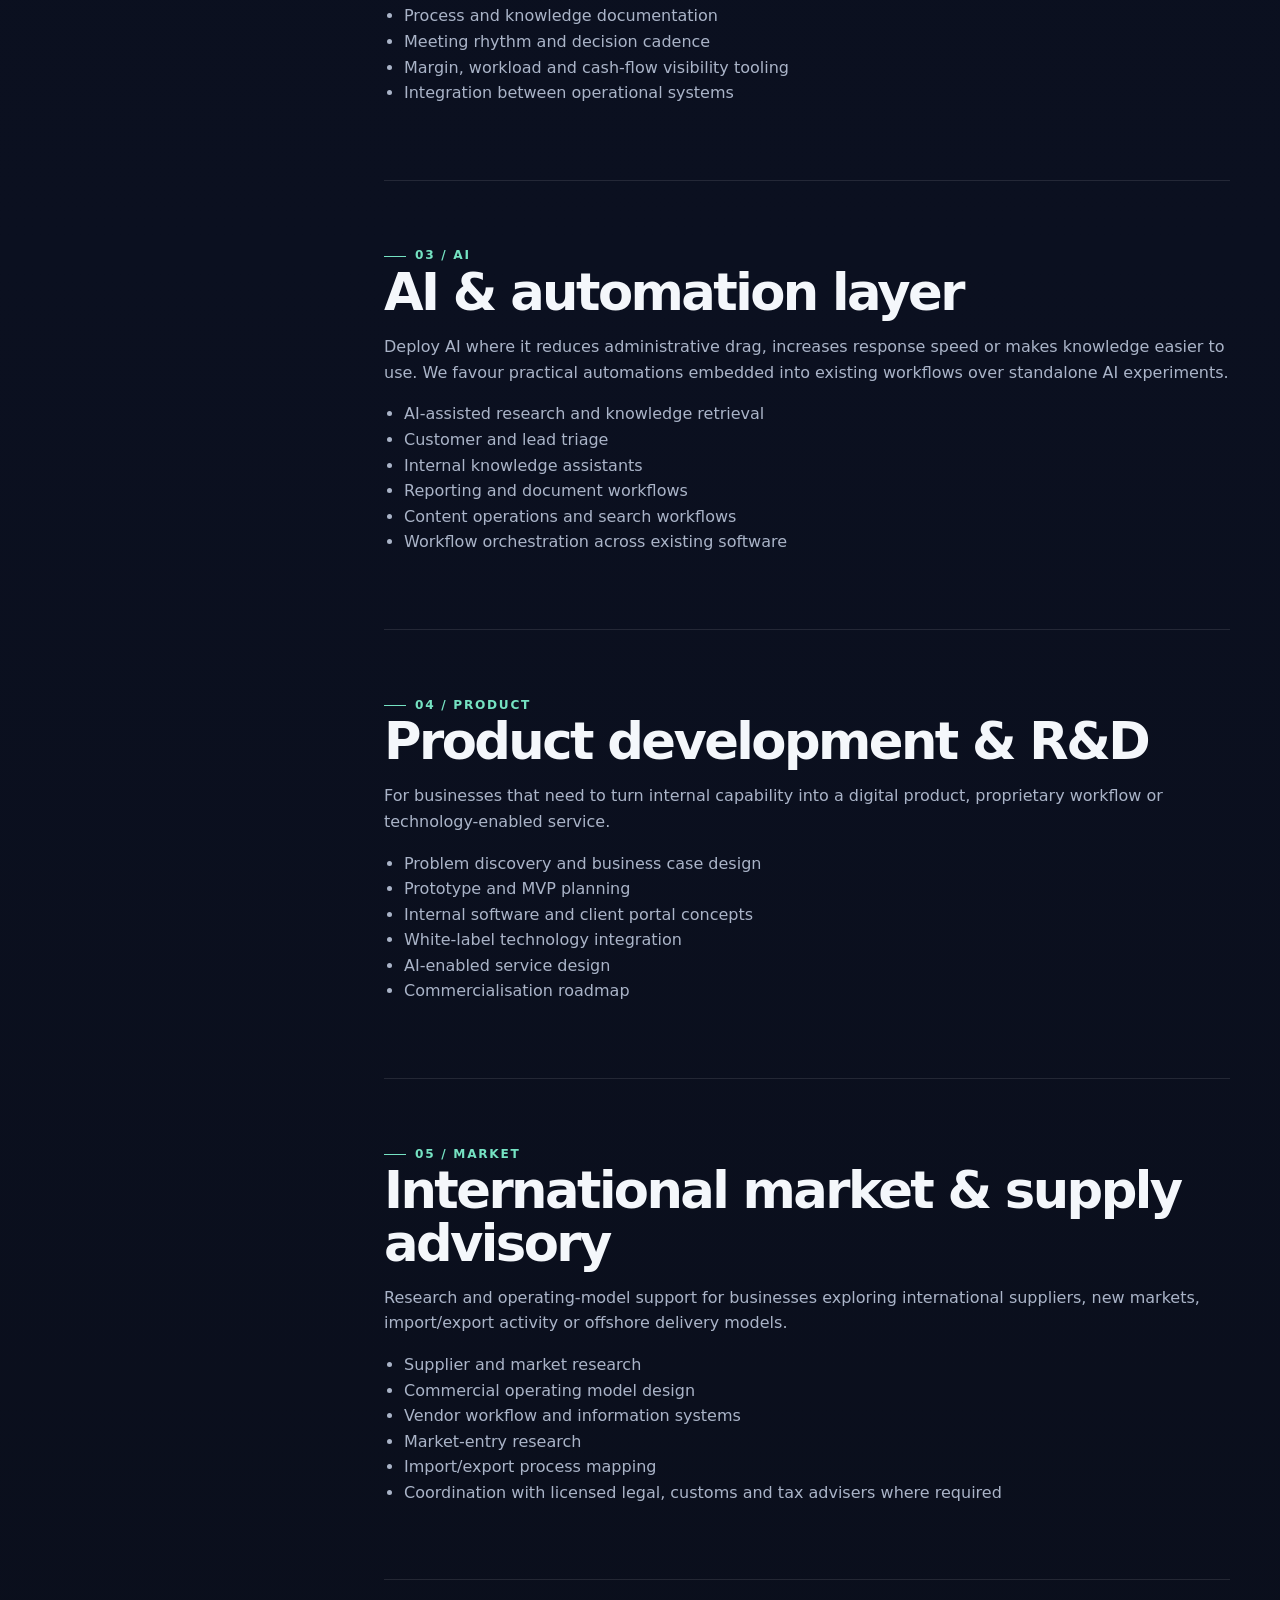
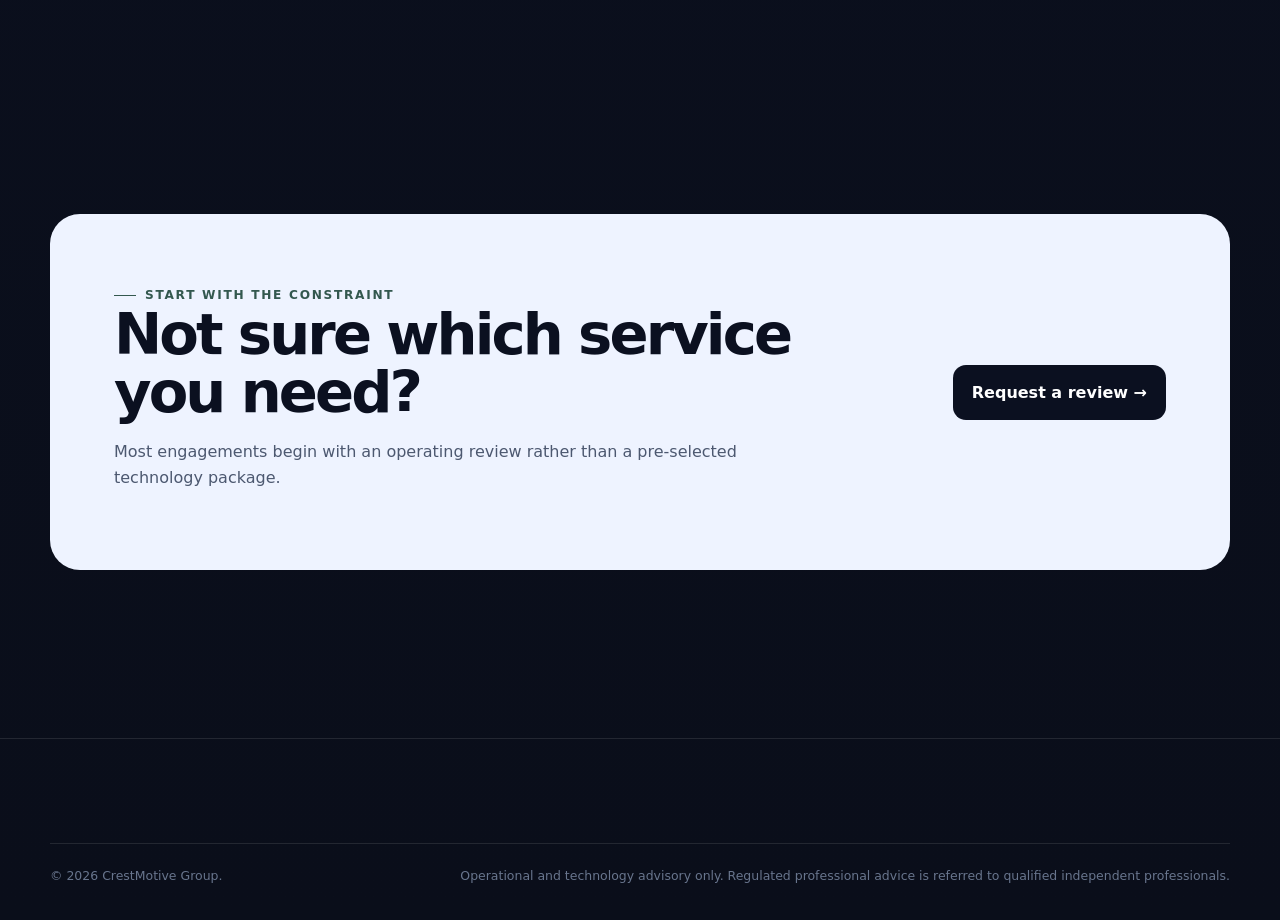
<file: services.html>
<!doctype html><html lang="en"><head><meta charset="utf-8"><meta name="viewport" content="width=device-width,initial-scale=1"><title>Services | CrestMotive Group</title><meta name="description" content="CRM, revenue systems, AI automation, operating systems, product development, market expansion and transition readiness."><link rel="stylesheet" href="styles.css"></head><body>
<header><div class="container nav"><a class="brand" href="index.html"><span class="brand-mark"></span><span>CrestMotive Group</span></a><nav class="nav-links"><a href="services.html">Services</a><a href="industries.html">Industries</a><a href="transition.html">Transition</a><a href="about.html">About</a><a href="contact.html">Contact</a><a class="nav-cta" href="contact.html">Request an operating review</a></nav><button class="menu-button">Menu</button></div></header>
<main><section class="page-hero"><div class="container"><span class="eyebrow">Capabilities</span><h1>Technology only matters when it changes how the business operates.</h1><p>Our engagements combine commercial design, operating systems and implementation. The goal is not more software. It is a stronger business operating model.</p></div></section>
<section><div class="container detail-grid"><aside class="sticky-nav"><a href="#revenue">Revenue systems</a><a href="#operations">Operating systems</a><a href="#ai">AI & automation</a><a href="#product">Product & R&D</a><a href="#market">Market expansion</a></aside><div>
<div class="detail-block" id="revenue"><span class="eyebrow">01 / Revenue</span><h2>CRM & revenue systems</h2><p>Design the commercial system around how clients are actually acquired, qualified, sold and retained. Particularly effective for referral-led businesses that have grown faster than their sales infrastructure.</p><ul><li>CRM architecture and pipeline stages</li><li>Lead capture, referral attribution and follow-up</li><li>Sales process automation and reporting</li><li>SEO and search visibility systems</li><li>Client lifecycle and retention workflows</li><li>Management dashboards for commercial activity</li></ul><div class="callout">The objective is a revenue process that remains visible and repeatable without relying on one person to remember every follow-up.</div></div>
<div class="detail-block" id="operations"><span class="eyebrow">02 / Operations</span><h2>Management operating systems</h2><p>Convert information scattered across inboxes, spreadsheets, staff knowledge and disconnected applications into a usable management layer.</p><ul><li>Operating dashboards and management reporting</li><li>Workflow design and accountability</li><li>Process and knowledge documentation</li><li>Meeting rhythm and decision cadence</li><li>Margin, workload and cash-flow visibility tooling</li><li>Integration between operational systems</li></ul></div>
<div class="detail-block" id="ai"><span class="eyebrow">03 / AI</span><h2>AI & automation layer</h2><p>Deploy AI where it reduces administrative drag, increases response speed or makes knowledge easier to use. We favour practical automations embedded into existing workflows over standalone AI experiments.</p><ul><li>AI-assisted research and knowledge retrieval</li><li>Customer and lead triage</li><li>Internal knowledge assistants</li><li>Reporting and document workflows</li><li>Content operations and search workflows</li><li>Workflow orchestration across existing software</li></ul></div>
<div class="detail-block" id="product"><span class="eyebrow">04 / Product</span><h2>Product development & R&D</h2><p>For businesses that need to turn internal capability into a digital product, proprietary workflow or technology-enabled service.</p><ul><li>Problem discovery and business case design</li><li>Prototype and MVP planning</li><li>Internal software and client portal concepts</li><li>White-label technology integration</li><li>AI-enabled service design</li><li>Commercialisation roadmap</li></ul></div>
<div class="detail-block" id="market"><span class="eyebrow">05 / Market</span><h2>International market & supply advisory</h2><p>Research and operating-model support for businesses exploring international suppliers, new markets, import/export activity or offshore delivery models.</p><ul><li>Supplier and market research</li><li>Commercial operating model design</li><li>Vendor workflow and information systems</li><li>Market-entry research</li><li>Import/export process mapping</li><li>Coordination with licensed legal, customs and tax advisers where required</li></ul></div>
</div></div></section><section><div class="container"><div class="cta"><div><span class="eyebrow" style="color:#33584f">Start with the constraint</span><h2>Not sure which service you need?</h2><p>Most engagements begin with an operating review rather than a pre-selected technology package.</p></div><a class="button" href="contact.html">Request a review →</a></div></div></section></main>
<footer><div class="container"><div class="legal"><span>© <span data-year></span> CrestMotive Group.</span><span>Operational and technology advisory only. Regulated professional advice is referred to qualified independent professionals.</span></div></div></footer><script src="script.js"></script></body></html>
</file>
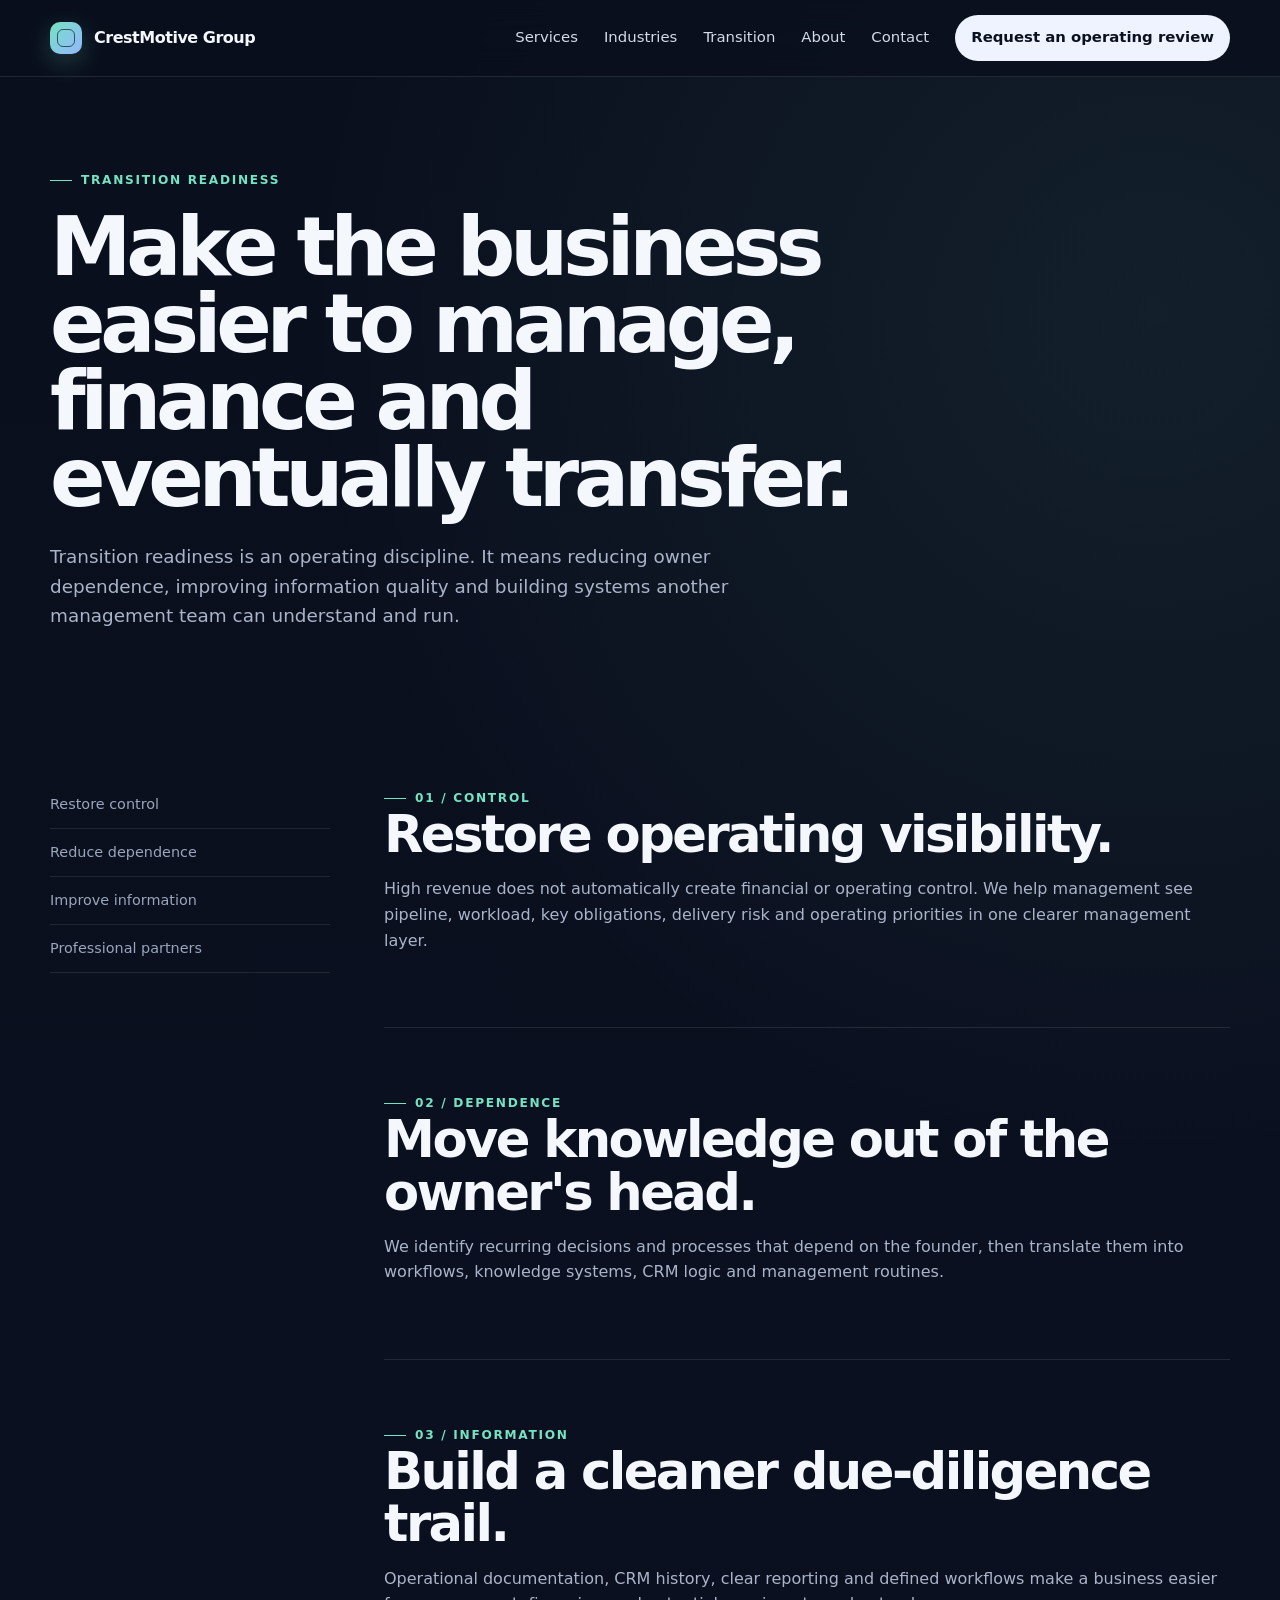
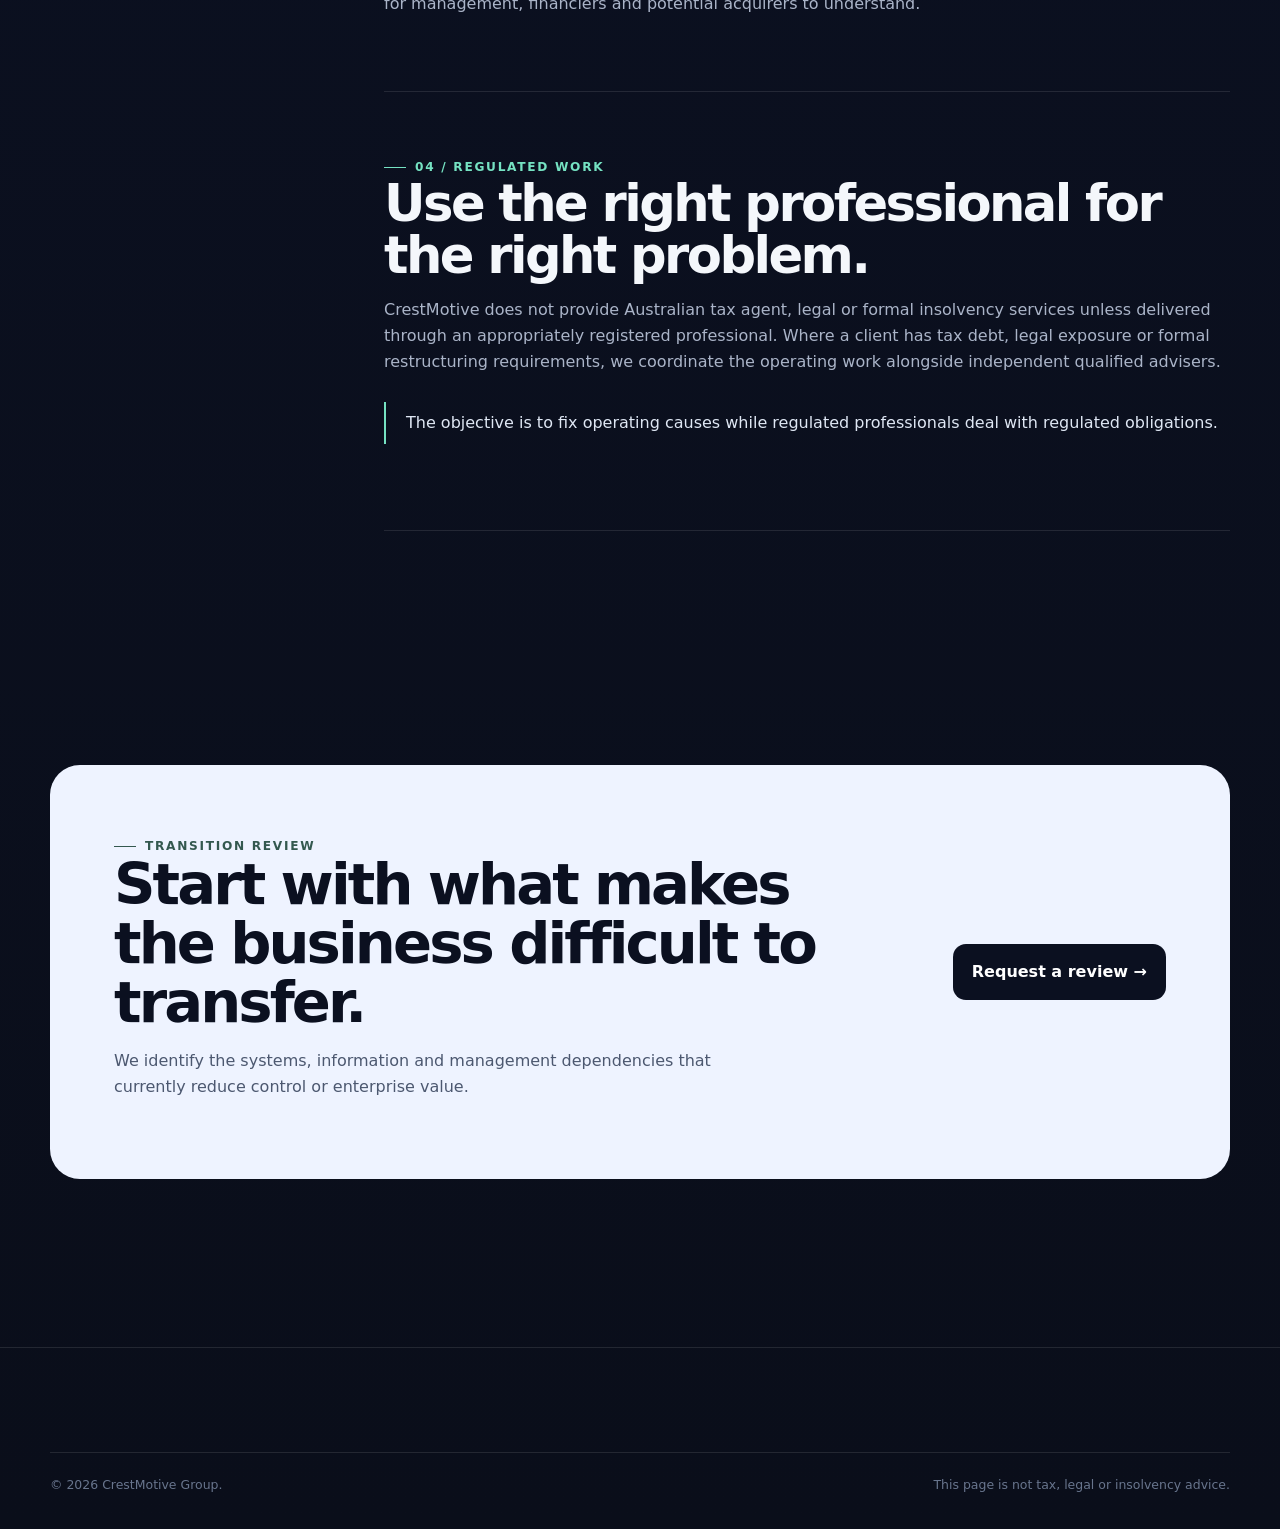
<file: transition.html>
<!doctype html><html lang="en"><head><meta charset="utf-8"><meta name="viewport" content="width=device-width,initial-scale=1"><title>Business Transition Readiness | CrestMotive Group</title><meta name="description" content="Operational recovery, management systems and transition readiness for owner-managed businesses."><link rel="stylesheet" href="styles.css"></head><body>
<header><div class="container nav"><a class="brand" href="index.html"><span class="brand-mark"></span><span>CrestMotive Group</span></a><nav class="nav-links"><a href="services.html">Services</a><a href="industries.html">Industries</a><a href="transition.html">Transition</a><a href="about.html">About</a><a href="contact.html">Contact</a><a class="nav-cta" href="contact.html">Request an operating review</a></nav><button class="menu-button">Menu</button></div></header>
<main><section class="page-hero"><div class="container"><span class="eyebrow">Transition readiness</span><h1>Make the business easier to manage, finance and eventually transfer.</h1><p>Transition readiness is an operating discipline. It means reducing owner dependence, improving information quality and building systems another management team can understand and run.</p></div></section>
<section><div class="container detail-grid"><aside class="sticky-nav"><a href="#control">Restore control</a><a href="#dependence">Reduce dependence</a><a href="#information">Improve information</a><a href="#partners">Professional partners</a></aside><div>
<div class="detail-block" id="control"><span class="eyebrow">01 / Control</span><h2>Restore operating visibility.</h2><p>High revenue does not automatically create financial or operating control. We help management see pipeline, workload, key obligations, delivery risk and operating priorities in one clearer management layer.</p></div>
<div class="detail-block" id="dependence"><span class="eyebrow">02 / Dependence</span><h2>Move knowledge out of the owner's head.</h2><p>We identify recurring decisions and processes that depend on the founder, then translate them into workflows, knowledge systems, CRM logic and management routines.</p></div>
<div class="detail-block" id="information"><span class="eyebrow">03 / Information</span><h2>Build a cleaner due-diligence trail.</h2><p>Operational documentation, CRM history, clear reporting and defined workflows make a business easier for management, financiers and potential acquirers to understand.</p></div>
<div class="detail-block" id="partners"><span class="eyebrow">04 / Regulated work</span><h2>Use the right professional for the right problem.</h2><p>CrestMotive does not provide Australian tax agent, legal or formal insolvency services unless delivered through an appropriately registered professional. Where a client has tax debt, legal exposure or formal restructuring requirements, we coordinate the operating work alongside independent qualified advisers.</p><div class="callout">The objective is to fix operating causes while regulated professionals deal with regulated obligations.</div></div>
</div></div></section><section><div class="container"><div class="cta"><div><span class="eyebrow" style="color:#33584f">Transition review</span><h2>Start with what makes the business difficult to transfer.</h2><p>We identify the systems, information and management dependencies that currently reduce control or enterprise value.</p></div><a class="button" href="contact.html">Request a review →</a></div></div></section></main>
<footer><div class="container"><div class="legal"><span>© <span data-year></span> CrestMotive Group.</span><span>This page is not tax, legal or insolvency advice.</span></div></div></footer><script src="script.js"></script></body></html>
</file>
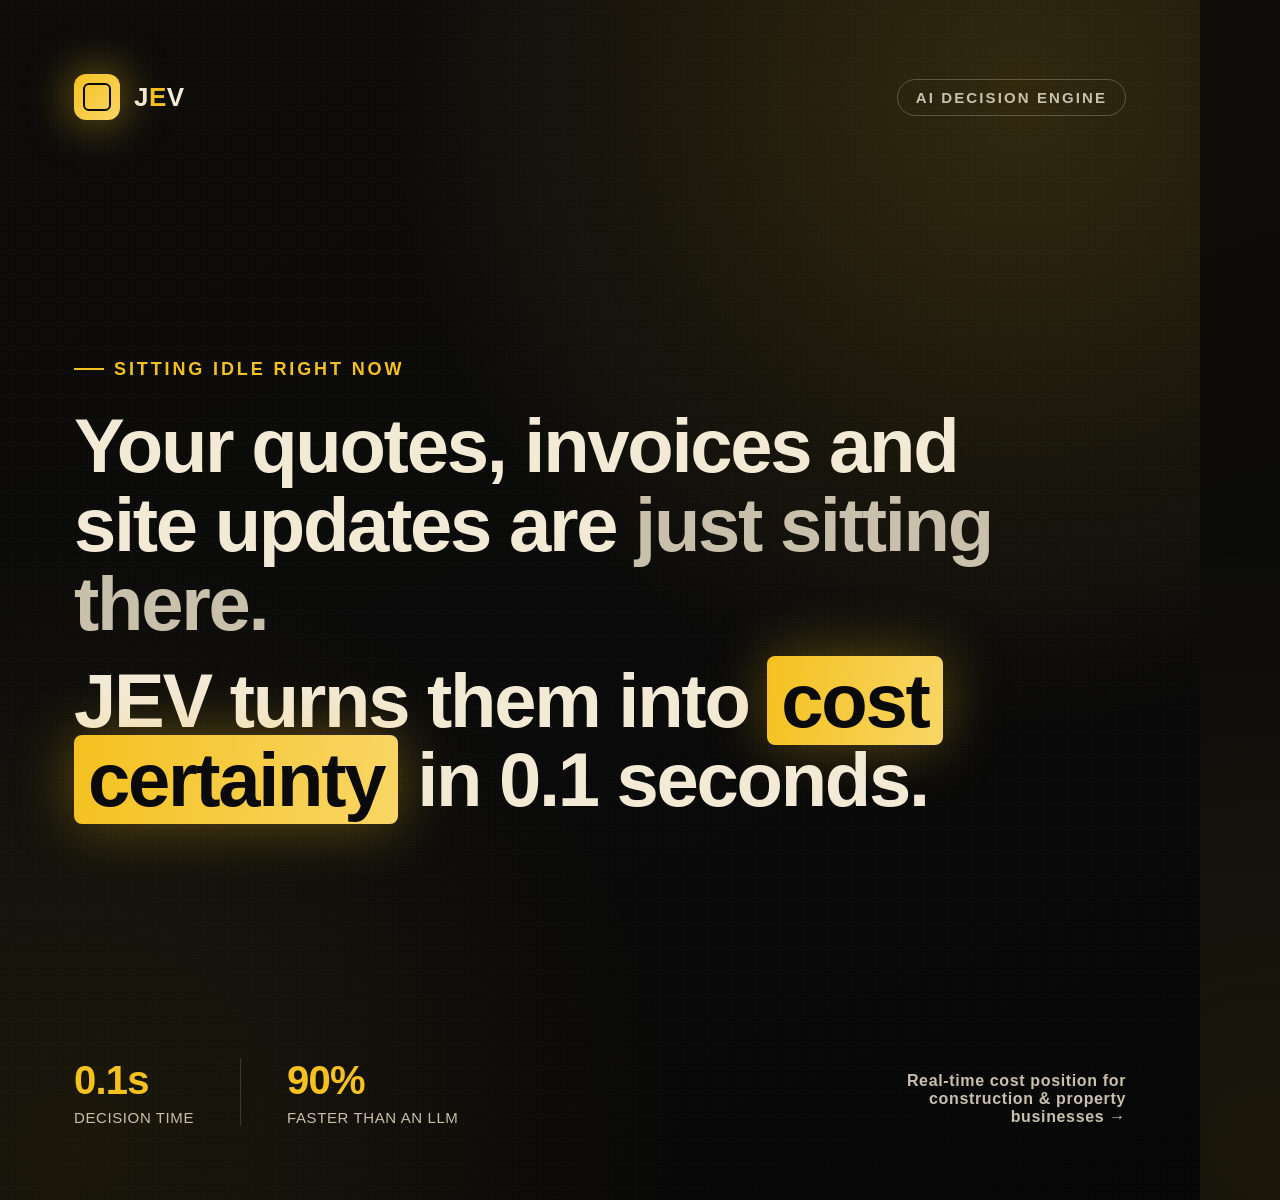
<file: assets/linkedin-jev/01-hook.html>
<!doctype html>
<html lang="en">
<head>
<meta charset="utf-8">
<style>
  :root{
    --black:#0a0a0a;
    --black-2:#151412;
    --yellow:#f4c11f;
    --yellow-soft:#f9d666;
    --cream:#f3ead6;
    --cream-dim:#c9c0ab;
  }
  *{box-sizing:border-box;margin:0;padding:0}
  html,body{width:1200px;height:1200px}
  body{
    background:
      radial-gradient(circle at 85% 8%, rgba(244,193,31,.16), transparent 42%),
      radial-gradient(circle at 6% 96%, rgba(244,193,31,.08), transparent 38%),
      linear-gradient(160deg,#0d0c0a 0%, #0a0a0a 55%, #060606 100%);
    font-family: "Helvetica Neue", Arial, ui-sans-serif, system-ui, sans-serif;
    color:var(--cream);
    position:relative;
    overflow:hidden;
  }
  .noise{position:absolute;inset:0;opacity:.05;background-image:radial-gradient(rgba(255,255,255,.6) 1px, transparent 1px);background-size:3px 3px}
  .frame{position:relative;width:100%;height:100%;padding:74px;display:flex;flex-direction:column;justify-content:space-between}

  .top{display:flex;align-items:center;justify-content:space-between}
  .brand{display:flex;align-items:center;gap:14px}
  .mark{width:46px;height:46px;border-radius:12px;background:linear-gradient(135deg,var(--yellow),var(--yellow-soft));position:relative;box-shadow:0 0 46px rgba(244,193,31,.55)}
  .mark:after{content:"";position:absolute;inset:9px;border:2px solid #0a0a0a;border-radius:6px}
  .brand-name{font-size:26px;font-weight:800;letter-spacing:.02em;color:var(--cream)}
  .brand-name b{color:var(--yellow)}
  .pill{border:1px solid rgba(243,234,214,.25);color:var(--cream-dim);font-size:15px;font-weight:600;letter-spacing:.14em;text-transform:uppercase;padding:9px 18px;border-radius:999px}

  .mid{max-width:1000px}
  .eyebrow{display:flex;align-items:center;gap:10px;color:var(--yellow);font-weight:800;font-size:18px;letter-spacing:.16em;text-transform:uppercase;margin-bottom:26px}
  .eyebrow:before{content:"";width:30px;height:2px;background:var(--yellow)}
  h1{
    font-size:76px;
    line-height:1.04;
    font-weight:800;
    letter-spacing:-.03em;
    color:var(--cream);
  }
  h1 .fade{color:var(--cream-dim)}
  h1 .hi{
    color:var(--black);
    background:linear-gradient(100deg,var(--yellow),var(--yellow-soft));
    padding:2px 14px;
    border-radius:8px;
    box-shadow:0 0 60px rgba(244,193,31,.35);
    display:inline;
    box-decoration-break:clone;
    -webkit-box-decoration-break:clone;
  }

  .bottom{display:flex;align-items:flex-end;justify-content:space-between}
  .stat{display:flex;gap:46px}
  .stat div{display:flex;flex-direction:column;gap:6px}
  .stat strong{font-size:40px;font-weight:800;color:var(--yellow);letter-spacing:-.02em}
  .stat span{font-size:15px;color:var(--cream-dim);letter-spacing:.04em}
  .divider{width:1px;background:rgba(243,234,214,.18)}
  .cue{font-size:16px;color:var(--cream-dim);font-weight:600;letter-spacing:.04em;max-width:230px;text-align:right}
</style>
</head>
<body>
<div class="noise"></div>
<div class="frame">
  <div class="top">
    <div class="brand"><span class="mark"></span><span class="brand-name">J<b>E</b>V</span></div>
    <span class="pill">AI Decision Engine</span>
  </div>

  <div class="mid">
    <div class="eyebrow">Sitting idle right now</div>
    <h1>Your quotes, invoices and site updates are <span class="fade">just sitting there.</span></h1>
    <h1 style="margin-top:18px">JEV turns them into <span class="hi">cost certainty</span> in 0.1 seconds.</h1>
  </div>

  <div class="bottom">
    <div class="stat">
      <div><strong>0.1s</strong><span>DECISION TIME</span></div>
      <div class="divider"></div>
      <div><strong>90%</strong><span>FASTER THAN AN LLM</span></div>
    </div>
    <div class="cue">Real-time cost position for construction &amp; property businesses →</div>
  </div>
</div>
</body>
</html>
</file>
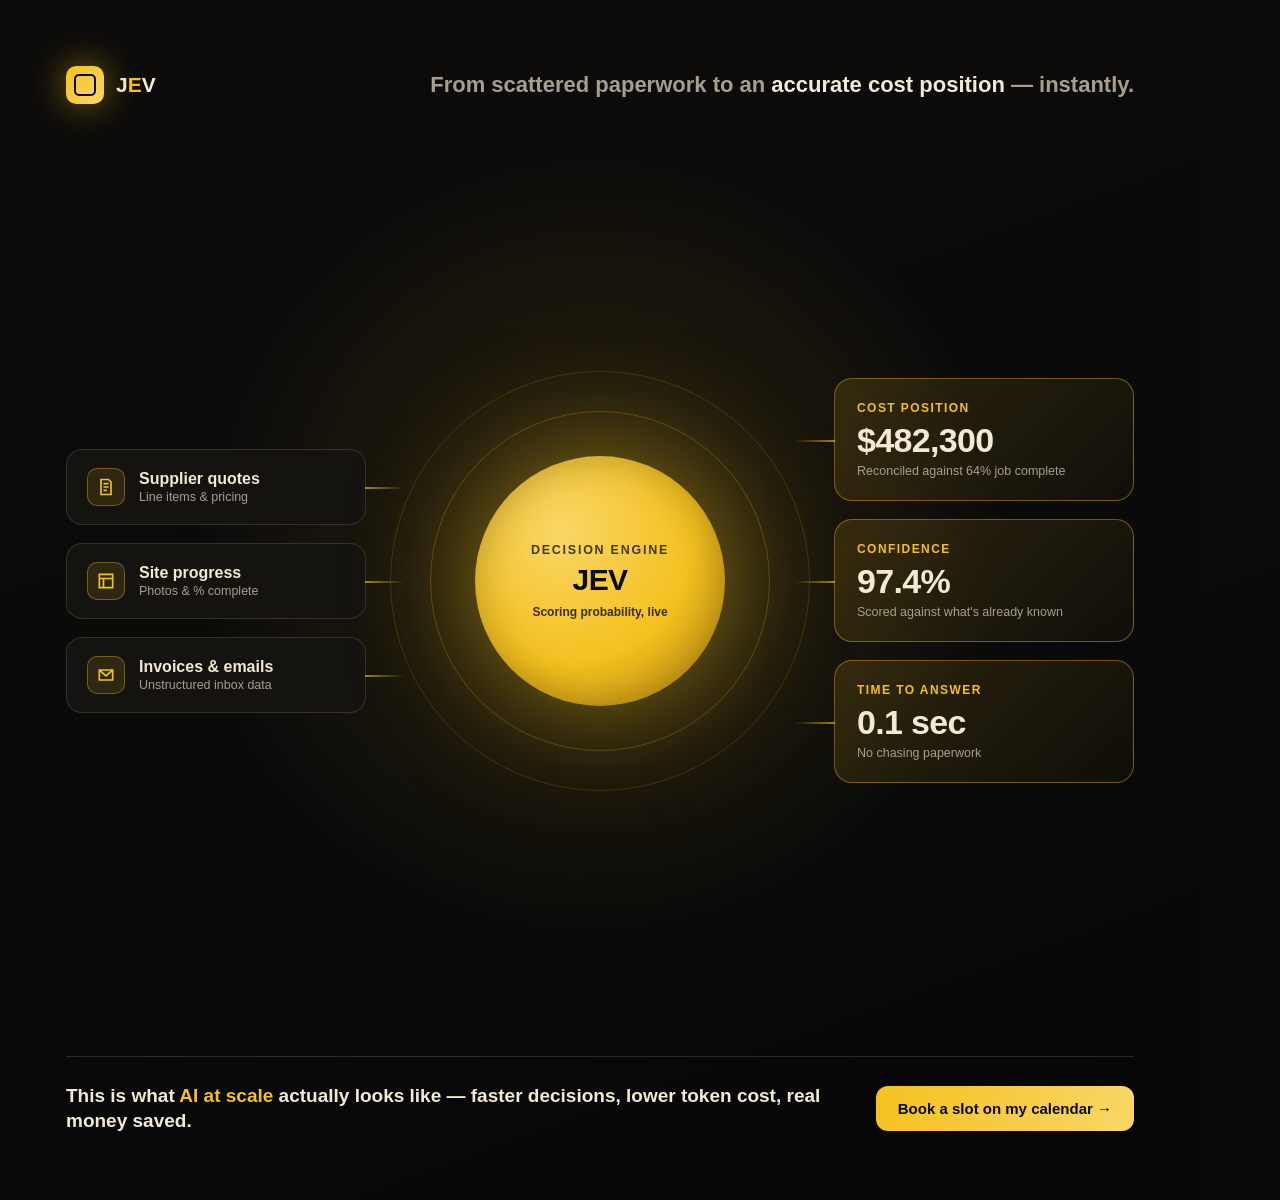
<file: assets/linkedin-jev/02-decision-engine.html>
<!doctype html>
<html lang="en">
<head>
<meta charset="utf-8">
<style>
  :root{
    --black:#0a0a0a;
    --yellow:#f4c11f;
    --yellow-soft:#f9d666;
    --cream:#f3ead6;
    --cream-dim:#a79f8d;
    --panel:#141310;
    --line:rgba(243,234,214,.14);
  }
  *{box-sizing:border-box;margin:0;padding:0}
  html,body{width:1200px;height:1200px}
  body{
    background:
      radial-gradient(circle at 50% 46%, rgba(244,193,31,.14), transparent 46%),
      linear-gradient(160deg,#0d0c0a 0%, #0a0a0a 55%, #060606 100%);
    font-family:"Helvetica Neue", Arial, ui-sans-serif, system-ui, sans-serif;
    color:var(--cream);
    position:relative;
    overflow:hidden;
  }
  .frame{position:relative;width:100%;height:100%;padding:66px;display:flex;flex-direction:column}

  .top{display:flex;align-items:center;justify-content:space-between;margin-bottom:36px}
  .brand{display:flex;align-items:center;gap:12px}
  .mark{width:38px;height:38px;border-radius:10px;background:linear-gradient(135deg,var(--yellow),var(--yellow-soft));position:relative;box-shadow:0 0 34px rgba(244,193,31,.5)}
  .mark:after{content:"";position:absolute;inset:8px;border:2px solid #0a0a0a;border-radius:5px}
  .brand-name{font-size:21px;font-weight:800;color:var(--cream)}
  .brand-name b{color:var(--yellow)}
  .headline{font-size:22px;font-weight:700;color:var(--cream-dim)}
  .headline b{color:var(--cream)}

  .stage{flex:1;display:grid;grid-template-columns:300px 1fr 300px;align-items:center;column-gap:10px}

  .inputs{display:flex;flex-direction:column;gap:18px}
  .in-card{
    background:var(--panel);border:1px solid var(--line);border-radius:16px;
    padding:18px 20px;display:flex;align-items:center;gap:14px;position:relative;
  }
  .in-card .ic{width:38px;height:38px;border-radius:10px;background:rgba(244,193,31,.12);border:1px solid rgba(244,193,31,.35);display:flex;align-items:center;justify-content:center;flex:none}
  .in-card .ic svg{width:20px;height:20px}
  .in-card .tx div:first-child{font-size:16px;font-weight:700;color:var(--cream)}
  .in-card .tx div:last-child{font-size:12.5px;color:var(--cream-dim);margin-top:2px}
  .in-card .beam{position:absolute;right:-40px;top:50%;width:40px;height:2px;background:linear-gradient(90deg,rgba(244,193,31,.65),rgba(244,193,31,0))}

  .engine-wrap{display:flex;align-items:center;justify-content:center;position:relative;height:100%}
  .rings{position:absolute;width:420px;height:420px;border-radius:50%;border:1px solid rgba(244,193,31,.16)}
  .rings.r2{width:340px;height:340px;border-color:rgba(244,193,31,.24)}
  .engine{
    width:250px;height:250px;border-radius:50%;
    background:radial-gradient(circle at 35% 30%, var(--yellow-soft), var(--yellow) 55%, #b8860f 100%);
    box-shadow:0 0 120px rgba(244,193,31,.55), inset 0 0 40px rgba(0,0,0,.25);
    display:flex;align-items:center;justify-content:center;flex-direction:column;
    color:#0a0a0a;text-align:center;
  }
  .engine .label{font-size:12.5px;font-weight:800;letter-spacing:.14em;text-transform:uppercase;opacity:.75}
  .engine .name{font-size:30px;font-weight:900;letter-spacing:-.02em;margin-top:6px}
  .engine .sub{font-size:12px;font-weight:700;margin-top:8px;opacity:.8}

  .outputs{display:flex;flex-direction:column;gap:18px;align-items:stretch}
  .out-card{
    background:linear-gradient(135deg, rgba(244,193,31,.14), rgba(244,193,31,.03));
    border:1px solid rgba(244,193,31,.4);border-radius:18px;padding:22px 22px;position:relative;
  }
  .out-card .beam{position:absolute;left:-40px;top:50%;width:40px;height:2px;background:linear-gradient(270deg,rgba(244,193,31,.65),rgba(244,193,31,0))}
  .out-card .tag{font-size:12px;font-weight:800;letter-spacing:.12em;text-transform:uppercase;color:var(--yellow)}
  .out-card .value{font-size:34px;font-weight:900;letter-spacing:-.02em;margin-top:6px;color:var(--cream)}
  .out-card .note{font-size:12.5px;color:var(--cream-dim);margin-top:4px}

  .bottom{margin-top:34px;display:flex;align-items:center;justify-content:space-between;border-top:1px solid var(--line);padding-top:26px}
  .bottom p{font-size:19px;font-weight:700;color:var(--cream);max-width:760px;line-height:1.35}
  .bottom p b{color:var(--yellow)}
  .cta{font-size:15px;font-weight:800;color:#0a0a0a;background:linear-gradient(100deg,var(--yellow),var(--yellow-soft));padding:14px 22px;border-radius:12px;white-space:nowrap}
</style>
</head>
<body>
<div class="frame">
  <div class="top">
    <div class="brand"><span class="mark"></span><span class="brand-name">J<b>E</b>V</span></div>
    <div class="headline">From scattered paperwork to an <b>accurate cost position</b> — instantly.</div>
  </div>

  <div class="stage">
    <div class="inputs">
      <div class="in-card"><span class="ic"><svg viewBox="0 0 24 24" fill="none" stroke="#f4c11f" stroke-width="2"><path d="M6 3h9l3 3v15H6z"/><path d="M9 8h6M9 12h6M9 16h4"/></svg></span><div class="tx"><div>Supplier quotes</div><div>Line items &amp; pricing</div></div><span class="beam"></span></div>
      <div class="in-card"><span class="ic"><svg viewBox="0 0 24 24" fill="none" stroke="#f4c11f" stroke-width="2"><path d="M4 4h16v16H4z"/><path d="M4 9h16M9 9v11"/></svg></span><div class="tx"><div>Site progress</div><div>Photos &amp; % complete</div></div><span class="beam"></span></div>
      <div class="in-card"><span class="ic"><svg viewBox="0 0 24 24" fill="none" stroke="#f4c11f" stroke-width="2"><path d="M4 6h16v12H4z"/><path d="M4 6l8 7 8-7"/></svg></span><div class="tx"><div>Invoices &amp; emails</div><div>Unstructured inbox data</div></div><span class="beam"></span></div>
    </div>

    <div class="engine-wrap">
      <div class="rings"></div>
      <div class="rings r2"></div>
      <div class="engine">
        <span class="label">Decision engine</span>
        <span class="name">JEV</span>
        <span class="sub">Scoring probability, live</span>
      </div>
    </div>

    <div class="outputs">
      <div class="out-card"><span class="beam"></span><div class="tag">Cost position</div><div class="value">$482,300</div><div class="note">Reconciled against 64% job complete</div></div>
      <div class="out-card"><span class="beam"></span><div class="tag">Confidence</div><div class="value">97.4%</div><div class="note">Scored against what's already known</div></div>
      <div class="out-card"><span class="beam"></span><div class="tag">Time to answer</div><div class="value">0.1 sec</div><div class="note">No chasing paperwork</div></div>
    </div>
  </div>

  <div class="bottom">
    <p>This is what <b>AI at scale</b> actually looks like — faster decisions, lower token cost, real money saved.</p>
    <span class="cta">Book a slot on my calendar →</span>
  </div>
</div>
</body>
</html>
</file>
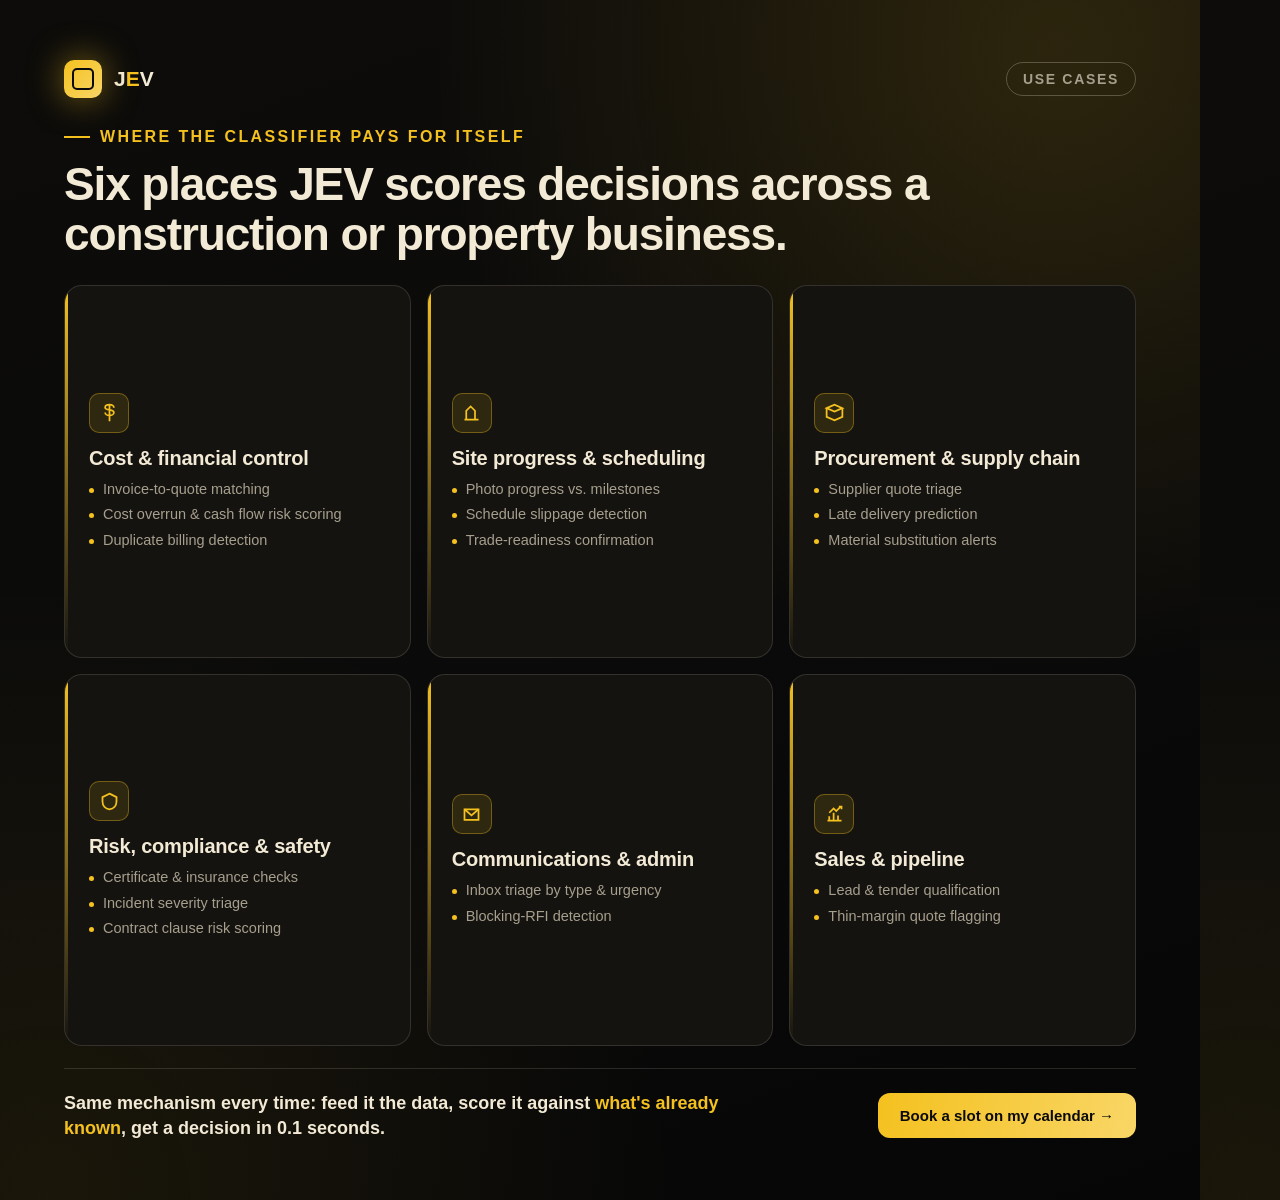
<file: assets/linkedin-jev/03-use-cases.html>
<!doctype html>
<html lang="en">
<head>
<meta charset="utf-8">
<style>
  :root{
    --black:#0a0a0a;
    --yellow:#f4c11f;
    --yellow-soft:#f9d666;
    --cream:#f3ead6;
    --cream-dim:#a79f8d;
    --panel:#141310;
    --line:rgba(243,234,214,.14);
  }
  *{box-sizing:border-box;margin:0;padding:0}
  html,body{width:1200px;height:1200px}
  body{
    background:
      radial-gradient(circle at 88% 4%, rgba(244,193,31,.14), transparent 40%),
      radial-gradient(circle at 4% 100%, rgba(244,193,31,.08), transparent 38%),
      linear-gradient(160deg,#0d0c0a 0%, #0a0a0a 55%, #060606 100%);
    font-family:"Helvetica Neue", Arial, ui-sans-serif, system-ui, sans-serif;
    color:var(--cream);
    position:relative;
    overflow:hidden;
  }
  .frame{position:relative;width:100%;height:100%;padding:60px 64px;display:flex;flex-direction:column}

  .top{display:flex;align-items:center;justify-content:space-between;margin-bottom:8px}
  .brand{display:flex;align-items:center;gap:12px}
  .mark{width:38px;height:38px;border-radius:10px;background:linear-gradient(135deg,var(--yellow),var(--yellow-soft));position:relative;box-shadow:0 0 34px rgba(244,193,31,.5)}
  .mark:after{content:"";position:absolute;inset:8px;border:2px solid #0a0a0a;border-radius:5px}
  .brand-name{font-size:21px;font-weight:800;color:var(--cream)}
  .brand-name b{color:var(--yellow)}
  .pill{border:1px solid rgba(243,234,214,.25);color:var(--cream-dim);font-size:14px;font-weight:600;letter-spacing:.12em;text-transform:uppercase;padding:8px 16px;border-radius:999px}

  .head{margin:22px 0 26px}
  .eyebrow{display:flex;align-items:center;gap:10px;color:var(--yellow);font-weight:800;font-size:16px;letter-spacing:.15em;text-transform:uppercase;margin-bottom:14px}
  .eyebrow:before{content:"";width:26px;height:2px;background:var(--yellow)}
  h1{font-size:46px;line-height:1.08;font-weight:800;letter-spacing:-.025em;max-width:1000px}

  .grid{flex:1;display:grid;grid-template-columns:repeat(3,1fr);grid-template-rows:repeat(2,1fr);gap:16px}
  .card{
    background:var(--panel);border:1px solid var(--line);border-radius:18px;
    padding:22px 24px;display:flex;flex-direction:column;gap:10px;justify-content:center;
    position:relative;overflow:hidden;
  }
  .card:before{content:"";position:absolute;left:0;top:0;bottom:0;width:3px;background:linear-gradient(180deg,var(--yellow),transparent)}
  .card .ic{width:40px;height:40px;border-radius:10px;background:rgba(244,193,31,.12);border:1px solid rgba(244,193,31,.35);display:flex;align-items:center;justify-content:center;flex:none}
  .card .ic svg{width:21px;height:21px}
  .card h3{font-size:20px;font-weight:800;color:var(--cream);letter-spacing:-.01em;margin-top:4px}
  .card ul{list-style:none;display:flex;flex-direction:column;gap:6px}
  .card li{font-size:14.5px;color:var(--cream-dim);line-height:1.35;padding-left:14px;position:relative}
  .card li:before{content:"";position:absolute;left:0;top:8px;width:5px;height:5px;border-radius:50%;background:var(--yellow)}

  .bottom{margin-top:22px;display:flex;align-items:center;justify-content:space-between;border-top:1px solid var(--line);padding-top:22px}
  .bottom p{font-size:18px;font-weight:700;color:var(--cream);max-width:700px;line-height:1.35}
  .bottom p b{color:var(--yellow)}
  .cta{font-size:15px;font-weight:800;color:#0a0a0a;background:linear-gradient(100deg,var(--yellow),var(--yellow-soft));padding:14px 22px;border-radius:12px;white-space:nowrap}
</style>
</head>
<body>
<div class="frame">
  <div class="top">
    <div class="brand"><span class="mark"></span><span class="brand-name">J<b>E</b>V</span></div>
    <span class="pill">Use cases</span>
  </div>

  <div class="head">
    <div class="eyebrow">Where the classifier pays for itself</div>
    <h1>Six places JEV scores decisions across a construction or property business.</h1>
  </div>

  <div class="grid">
    <div class="card">
      <span class="ic"><svg viewBox="0 0 24 24" fill="none" stroke="#f4c11f" stroke-width="2"><path d="M12 2v20M17 6.5c0-1.9-2.2-3.5-5-3.5s-5 1.4-5 3.2c0 4 10 1.8 10 5.8 0 1.9-2.2 3.5-5 3.5s-5-1.6-5-3.5"/></svg></span>
      <h3>Cost &amp; financial control</h3>
      <ul><li>Invoice-to-quote matching</li><li>Cost overrun &amp; cash flow risk scoring</li><li>Duplicate billing detection</li></ul>
    </div>
    <div class="card">
      <span class="ic"><svg viewBox="0 0 24 24" fill="none" stroke="#f4c11f" stroke-width="2"><path d="M4 20h16M6 20V10l5-5 5 5v10"/></svg></span>
      <h3>Site progress &amp; scheduling</h3>
      <ul><li>Photo progress vs. milestones</li><li>Schedule slippage detection</li><li>Trade-readiness confirmation</li></ul>
    </div>
    <div class="card">
      <span class="ic"><svg viewBox="0 0 24 24" fill="none" stroke="#f4c11f" stroke-width="2"><path d="M3 7l9-4 9 4-9 4-9-4z"/><path d="M3 7v10l9 4 9-4V7"/></svg></span>
      <h3>Procurement &amp; supply chain</h3>
      <ul><li>Supplier quote triage</li><li>Late delivery prediction</li><li>Material substitution alerts</li></ul>
    </div>
    <div class="card">
      <span class="ic"><svg viewBox="0 0 24 24" fill="none" stroke="#f4c11f" stroke-width="2"><path d="M12 3l8 4v5c0 5-3.4 8.4-8 9-4.6-.6-8-4-8-9V7z"/></svg></span>
      <h3>Risk, compliance &amp; safety</h3>
      <ul><li>Certificate &amp; insurance checks</li><li>Incident severity triage</li><li>Contract clause risk scoring</li></ul>
    </div>
    <div class="card">
      <span class="ic"><svg viewBox="0 0 24 24" fill="none" stroke="#f4c11f" stroke-width="2"><path d="M4 6h16v12H4z"/><path d="M4 6l8 7 8-7"/></svg></span>
      <h3>Communications &amp; admin</h3>
      <ul><li>Inbox triage by type &amp; urgency</li><li>Blocking-RFI detection</li></ul>
    </div>
    <div class="card">
      <span class="ic"><svg viewBox="0 0 24 24" fill="none" stroke="#f4c11f" stroke-width="2"><path d="M4 19h16M6 19v-5M11 19v-9M16 19v-6"/><path d="M6 10l5-5 3 3 5-5"/><path d="M17 3h3v3"/></svg></span>
      <h3>Sales &amp; pipeline</h3>
      <ul><li>Lead &amp; tender qualification</li><li>Thin-margin quote flagging</li></ul>
    </div>
  </div>

  <div class="bottom">
    <p>Same mechanism every time: feed it the data, score it against <b>what's already known</b>, get a decision in 0.1 seconds.</p>
    <span class="cta">Book a slot on my calendar →</span>
  </div>
</div>
</body>
</html>
</file>
<file: styles.css>
:root {
  --bg: #0b1020;
  --bg-soft: #11182a;
  --panel: #151d31;
  --panel-2: #0f1627;
  --text: #f4f7fb;
  --muted: #aab4c8;
  --line: rgba(255,255,255,.1);
  --accent: #75e2c2;
  --accent-2: #93b7ff;
  --warm: #f0d49d;
  --max: 1180px;
  --radius: 22px;
  --shadow: 0 24px 80px rgba(0,0,0,.28);
}
*{box-sizing:border-box}
html{scroll-behavior:smooth}
body{margin:0;background:radial-gradient(circle at 90% 10%,rgba(117,226,194,.08),transparent 28%),linear-gradient(180deg,#0a0f1d 0%,#0b1020 45%,#0a0e1a 100%);color:var(--text);font-family:Inter,ui-sans-serif,system-ui,-apple-system,BlinkMacSystemFont,"Segoe UI",sans-serif;line-height:1.6}
a{color:inherit;text-decoration:none}
img{max-width:100%;display:block}
.container{width:min(calc(100% - 40px),var(--max));margin:0 auto}
.eyebrow{display:inline-flex;align-items:center;gap:9px;font-size:.76rem;font-weight:800;letter-spacing:.14em;text-transform:uppercase;color:var(--accent)}
.eyebrow:before{content:"";width:22px;height:1px;background:currentColor}
header{position:sticky;top:0;z-index:50;backdrop-filter:blur(16px);background:rgba(10,15,29,.78);border-bottom:1px solid var(--line)}
.nav{height:76px;display:flex;align-items:center;justify-content:space-between;gap:24px}
.brand{display:flex;align-items:center;gap:12px;font-weight:850;letter-spacing:-.03em}
.brand-mark{width:32px;height:32px;border-radius:10px;background:linear-gradient(135deg,var(--accent),var(--accent-2));position:relative;box-shadow:0 8px 26px rgba(117,226,194,.24)}
.brand-mark:after{content:"";position:absolute;inset:7px;border:1px solid rgba(11,16,32,.65);border-radius:6px}
.nav-links{display:flex;gap:26px;align-items:center;color:#d5dbea;font-size:.93rem}
.nav-links a:hover{color:white}
.nav-cta{padding:11px 16px;border-radius:999px;background:#eef3ff;color:#0b1020;font-weight:800}
.menu-button{display:none;background:transparent;border:1px solid var(--line);color:white;border-radius:12px;padding:9px 11px}
.hero{padding:92px 0 62px;overflow:hidden}
.hero-grid{display:grid;grid-template-columns:1.08fr .92fr;gap:72px;align-items:center}
h1{font-size:clamp(3.1rem,7vw,6.4rem);line-height:.94;letter-spacing:-.065em;margin:18px 0 26px;max-width:920px}
.hero p{font-size:1.16rem;color:var(--muted);max-width:720px;margin:0 0 30px}
.button-row{display:flex;gap:14px;flex-wrap:wrap;align-items:center}
.button{display:inline-flex;align-items:center;justify-content:center;gap:9px;padding:14px 18px;border-radius:13px;font-weight:800;border:1px solid transparent}
.button.primary{background:linear-gradient(135deg,var(--accent),#c9f8e9);color:#0b1020}
.button.secondary{border-color:var(--line);background:rgba(255,255,255,.03);color:white}
.button:hover{transform:translateY(-1px)}
.trust-note{margin-top:26px;color:#8f9bb1;font-size:.88rem}
.hero-card{min-height:470px;border:1px solid var(--line);border-radius:30px;background:linear-gradient(145deg,rgba(255,255,255,.07),rgba(255,255,255,.025));box-shadow:var(--shadow);padding:24px;position:relative;overflow:hidden}
.hero-card:before{content:"";position:absolute;width:290px;height:290px;border-radius:50%;background:radial-gradient(circle,rgba(117,226,194,.26),transparent 67%);right:-80px;top:-70px}
.system-window{position:relative;border:1px solid var(--line);border-radius:18px;background:#0d1425;overflow:hidden;margin-top:56px}
.window-top{height:44px;border-bottom:1px solid var(--line);display:flex;align-items:center;padding:0 14px;gap:7px}
.dot{width:8px;height:8px;border-radius:50%;background:#536078}
.window-body{display:grid;grid-template-columns:140px 1fr;min-height:295px}
.sidebar{border-right:1px solid var(--line);padding:16px 13px}
.nav-pill{height:9px;background:#253149;border-radius:10px;margin:10px 0;width:80%}
.nav-pill.active{background:rgba(117,226,194,.55);width:90%}
.dashboard{padding:20px}
.metric-row{display:grid;grid-template-columns:repeat(3,1fr);gap:10px}
.metric{padding:14px;border:1px solid var(--line);background:#121b2e;border-radius:13px}
.metric small{display:block;color:#8995aa;font-size:.68rem;text-transform:uppercase;letter-spacing:.08em}
.metric strong{display:block;font-size:1.3rem;margin-top:6px}
.chart{height:118px;margin-top:14px;border:1px solid var(--line);border-radius:14px;background:linear-gradient(180deg,rgba(117,226,194,.06),rgba(117,226,194,.01));position:relative;overflow:hidden}
.chart svg{position:absolute;inset:0;width:100%;height:100%}
.hero-float{position:absolute;right:24px;bottom:24px;left:24px;display:flex;justify-content:space-between;gap:14px;color:#cbd4e4;font-size:.78rem}
.hero-float span{padding:9px 10px;border:1px solid var(--line);border-radius:10px;background:rgba(11,16,32,.85)}
.logo-strip{padding:26px 0 76px;color:#7f8ba1}
.logo-strip .inner{display:flex;justify-content:space-between;gap:20px;flex-wrap:wrap;border-top:1px solid var(--line);padding-top:26px;font-size:.8rem;text-transform:uppercase;letter-spacing:.12em}
section{padding:88px 0}
.section-head{display:grid;grid-template-columns:.85fr 1.15fr;gap:42px;align-items:end;margin-bottom:38px}
h2{font-size:clamp(2.2rem,4.5vw,4.15rem);line-height:1.02;letter-spacing:-.05em;margin:12px 0}
.section-head p{color:var(--muted);font-size:1.05rem;max-width:650px;margin:0}
.grid-3{display:grid;grid-template-columns:repeat(3,1fr);gap:18px}
.card{border:1px solid var(--line);border-radius:var(--radius);background:linear-gradient(145deg,rgba(255,255,255,.055),rgba(255,255,255,.018));padding:28px;min-height:260px}
.card .num{font-size:.8rem;color:var(--accent);font-weight:800;letter-spacing:.12em}
.card h3{font-size:1.32rem;line-height:1.2;margin:40px 0 12px;letter-spacing:-.025em}
.card p{margin:0;color:var(--muted);font-size:.95rem}
.card a{display:inline-flex;margin-top:22px;color:#e7edf8;font-weight:700;font-size:.9rem}
.dark-band{border-top:1px solid var(--line);border-bottom:1px solid var(--line);background:#080d18}
.split{display:grid;grid-template-columns:1fr 1fr;gap:70px;align-items:center}
.list{display:grid;gap:12px;margin-top:26px}
.list-item{display:flex;gap:14px;padding:16px 0;border-top:1px solid var(--line)}
.list-item b{min-width:150px;color:#eef4ff}
.list-item span{color:var(--muted)}
.stat-panel{display:grid;grid-template-columns:1fr 1fr;gap:14px}
.stat{padding:26px;border-radius:20px;border:1px solid var(--line);background:var(--panel-2);min-height:170px}
.stat strong{display:block;font-size:2.6rem;letter-spacing:-.05em}
.stat span{color:var(--muted);font-size:.9rem}
.process{display:grid;grid-template-columns:repeat(4,1fr);gap:0;border:1px solid var(--line);border-radius:24px;overflow:hidden}
.process-step{padding:28px;min-height:260px;border-right:1px solid var(--line);background:rgba(255,255,255,.018)}
.process-step:last-child{border-right:0}
.process-step span{display:block;color:var(--accent);font-weight:800;font-size:.76rem;letter-spacing:.12em;text-transform:uppercase}
.process-step h3{margin:54px 0 10px;font-size:1.15rem}
.process-step p{margin:0;color:var(--muted);font-size:.9rem}
.industry-grid{display:grid;grid-template-columns:1.2fr .8fr .8fr;gap:16px}
.industry{border:1px solid var(--line);border-radius:22px;padding:26px;min-height:220px;background:rgba(255,255,255,.022)}
.industry.primary{min-height:456px;grid-row:span 2;background:linear-gradient(145deg,rgba(117,226,194,.1),rgba(255,255,255,.02))}
.industry h3{margin:0 0 12px;font-size:1.3rem}
.industry p{color:var(--muted);margin:0}
.industry .label{font-size:.72rem;color:var(--accent);text-transform:uppercase;letter-spacing:.12em;margin-bottom:58px;display:block}
.quote{padding:48px;border-radius:28px;border:1px solid var(--line);background:linear-gradient(135deg,rgba(147,183,255,.08),rgba(117,226,194,.05));font-size:clamp(1.6rem,3.5vw,2.8rem);line-height:1.22;letter-spacing:-.03em}
.quote small{display:block;margin-top:24px;color:var(--muted);font-size:.85rem;letter-spacing:0}
.cta{padding:64px;border-radius:30px;background:#eef3ff;color:#0b1020;display:grid;grid-template-columns:1fr auto;gap:28px;align-items:center}
.cta h2{margin:0;max-width:760px}
.cta p{color:#4c5870;max-width:650px}
.cta .button{background:#0b1020;color:#fff}
footer{padding:58px 0 34px;border-top:1px solid var(--line);margin-top:80px}
.footer-grid{display:grid;grid-template-columns:1.2fr .8fr .8fr .8fr;gap:40px}
.footer-grid h4{font-size:.8rem;text-transform:uppercase;letter-spacing:.1em;color:#8995aa;margin:0 0 14px}
.footer-grid a{display:block;color:#cdd5e4;margin:8px 0;font-size:.92rem}
.footer-grid p{color:#8995aa;max-width:330px;font-size:.9rem}
.legal{display:flex;justify-content:space-between;gap:20px;margin-top:46px;padding-top:22px;border-top:1px solid var(--line);color:#68758d;font-size:.78rem}
.page-hero{padding:86px 0 44px}
.page-hero h1{font-size:clamp(3rem,6.4vw,5.7rem);max-width:900px}
.page-hero p{max-width:760px;color:var(--muted);font-size:1.15rem}
.detail-grid{display:grid;grid-template-columns:280px 1fr;gap:54px}
.sticky-nav{position:sticky;top:110px;align-self:start}
.sticky-nav a{display:block;padding:12px 0;border-bottom:1px solid var(--line);color:#99a5ba;font-size:.9rem}
.sticky-nav a:hover{color:white}
.detail-block{padding:0 0 58px;margin-bottom:58px;border-bottom:1px solid var(--line)}
.detail-block h2{font-size:clamp(2rem,4vw,3.4rem);margin-top:0}
.detail-block p,.detail-block li{color:var(--muted)}
.detail-block ul{padding-left:20px}
.callout{border-left:2px solid var(--accent);padding:8px 0 8px 20px;margin:28px 0;color:#dfe7f4}
.contact-grid{display:grid;grid-template-columns:.85fr 1.15fr;gap:50px}
.form{padding:30px;border:1px solid var(--line);border-radius:24px;background:rgba(255,255,255,.025)}
.field{display:grid;gap:8px;margin-bottom:18px}
.field label{font-size:.82rem;color:#c8d0df}
.field input,.field textarea,.field select{width:100%;background:#0d1425;border:1px solid var(--line);border-radius:12px;color:white;padding:13px 14px;font:inherit;outline:none}
.field textarea{min-height:140px;resize:vertical}
.field input:focus,.field textarea:focus,.field select:focus{border-color:rgba(117,226,194,.55)}
.notice{padding:15px 16px;border:1px solid var(--line);border-radius:13px;color:#95a1b6;font-size:.8rem;background:rgba(255,255,255,.02)}
.success{display:none;padding:14px 16px;border:1px solid rgba(117,226,194,.3);border-radius:12px;color:#c8f8e9;margin-top:14px;background:rgba(117,226,194,.06)}
@media(max-width:980px){
 .nav-links{display:none;position:absolute;top:76px;left:0;right:0;background:#0b1020;border-bottom:1px solid var(--line);padding:20px;flex-direction:column;align-items:flex-start}
 .nav-links.open{display:flex}.menu-button{display:block}
 .hero-grid,.section-head,.split,.contact-grid{grid-template-columns:1fr}
 .hero-card{min-height:430px}.grid-3{grid-template-columns:1fr 1fr}.process{grid-template-columns:1fr 1fr}.process-step:nth-child(2){border-right:0}.process-step{border-bottom:1px solid var(--line)}
 .industry-grid{grid-template-columns:1fr 1fr}.industry.primary{grid-row:auto;grid-column:span 2;min-height:340px}
 .footer-grid{grid-template-columns:1fr 1fr}.detail-grid{grid-template-columns:1fr}.sticky-nav{position:static;display:none}.cta{grid-template-columns:1fr}
}
@media(max-width:640px){
 .container{width:min(calc(100% - 28px),var(--max))}.hero{padding-top:68px}h1{font-size:3.35rem}.grid-3,.process,.industry-grid,.stat-panel{grid-template-columns:1fr}.industry.primary{grid-column:auto}.process-step{border-right:0}.window-body{grid-template-columns:92px 1fr}.metric-row{grid-template-columns:1fr}.metric:nth-child(2),.metric:nth-child(3){display:none}.hero-float{flex-direction:column;align-items:flex-start}.cta{padding:34px 26px}.footer-grid{grid-template-columns:1fr}.legal{flex-direction:column}.list-item{flex-direction:column;gap:5px}.section-head{gap:16px}
}
</file>
